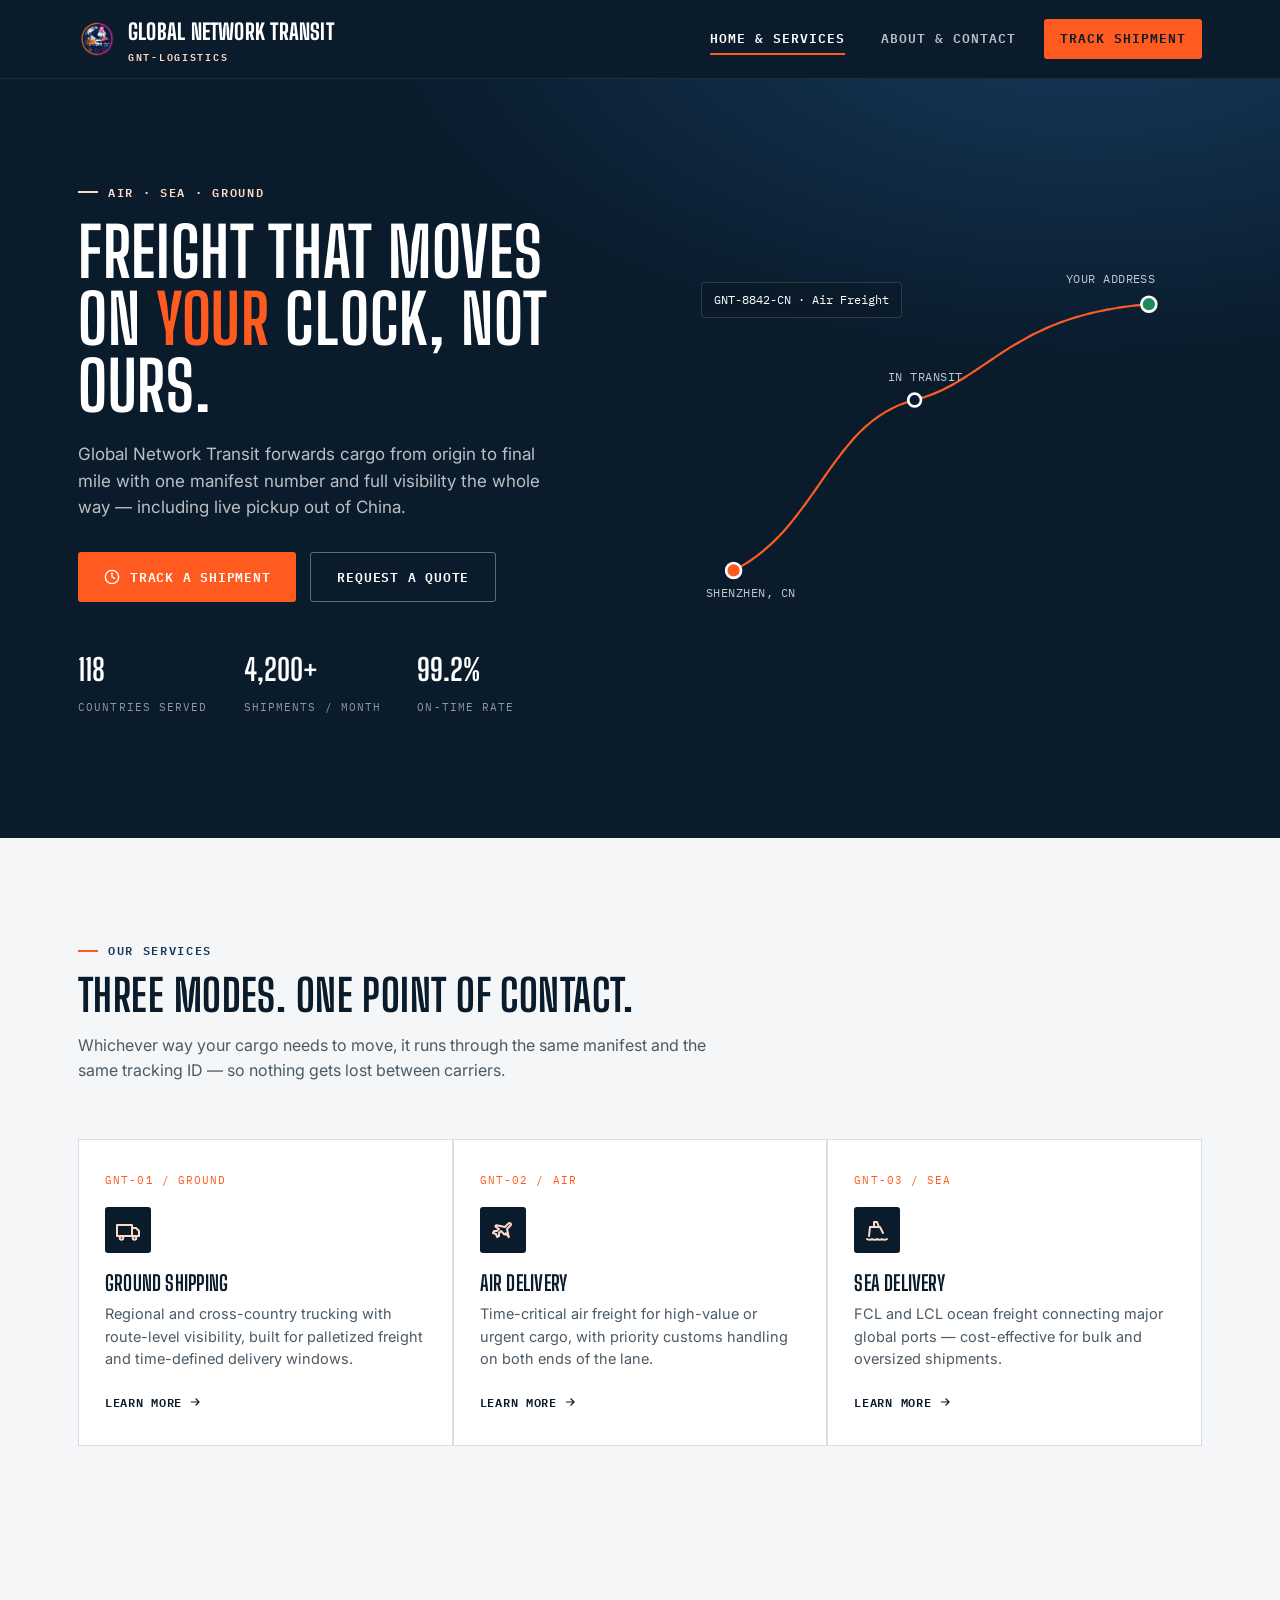
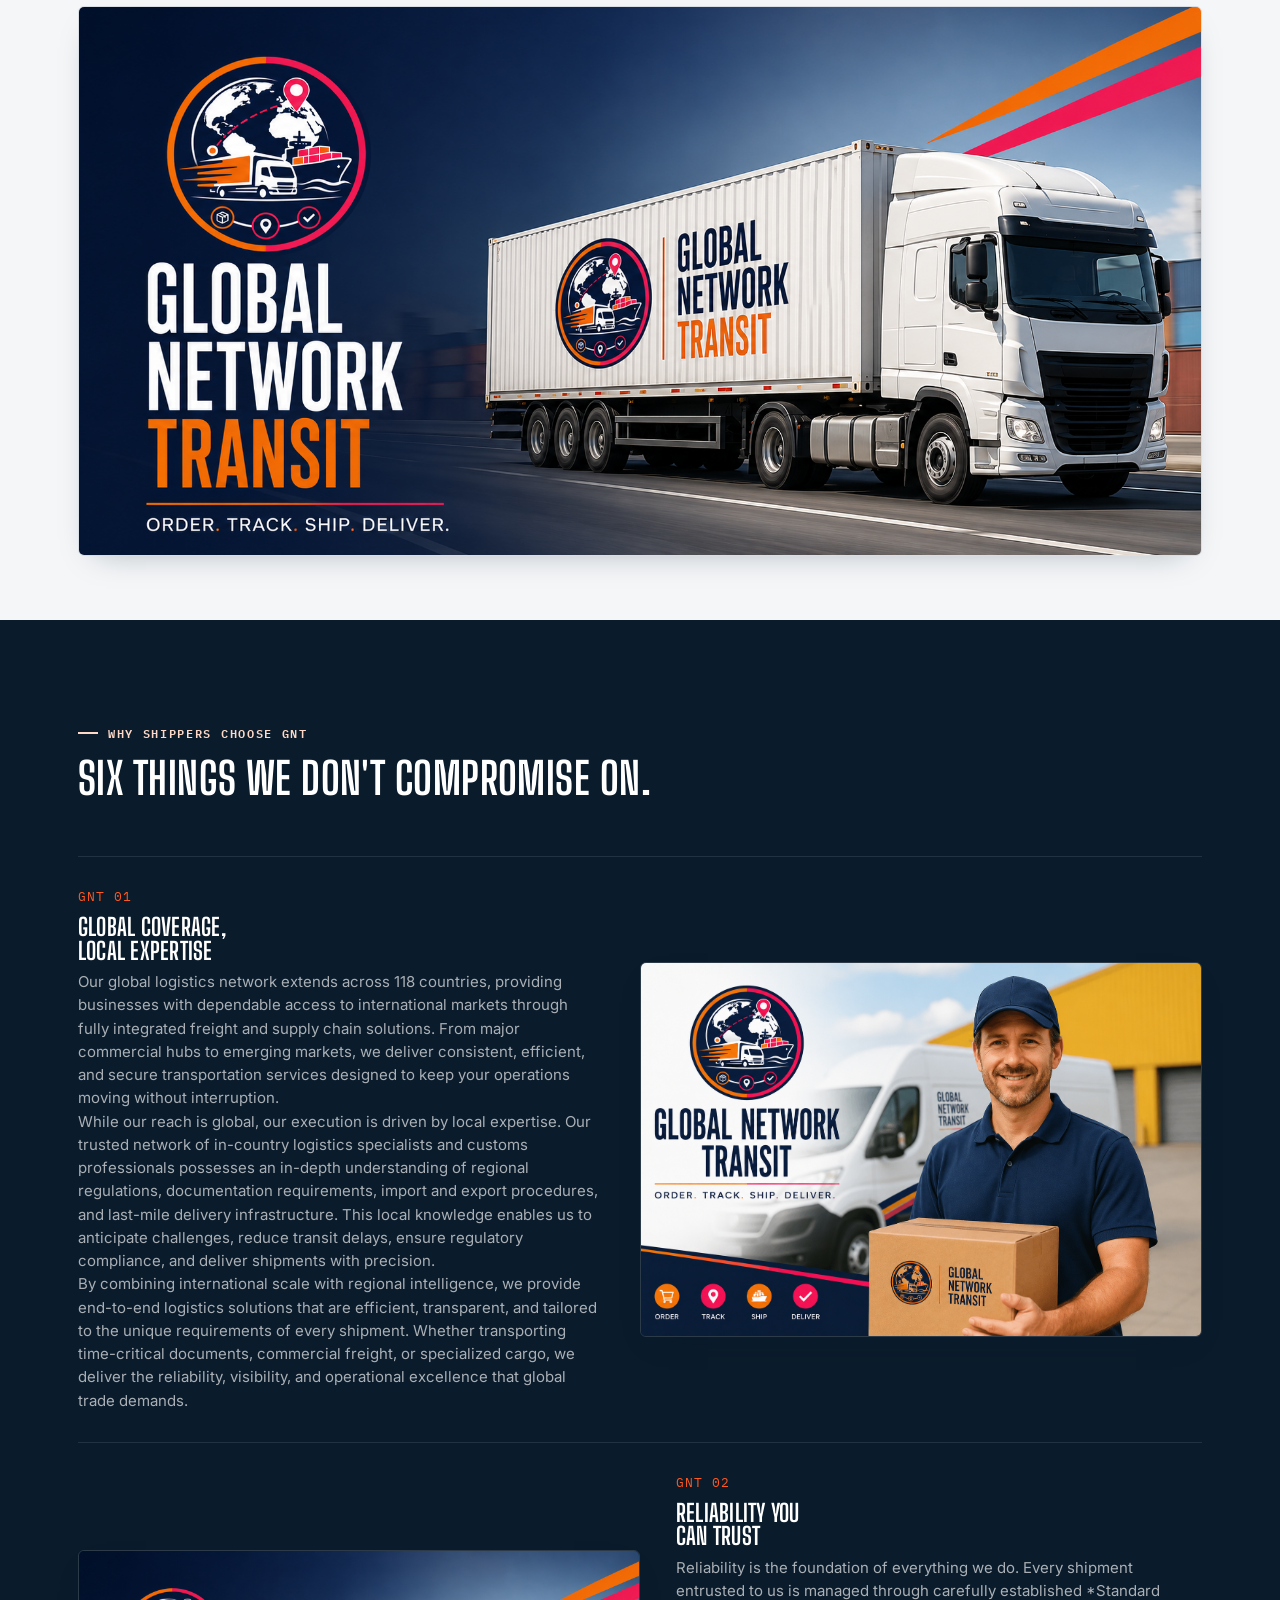
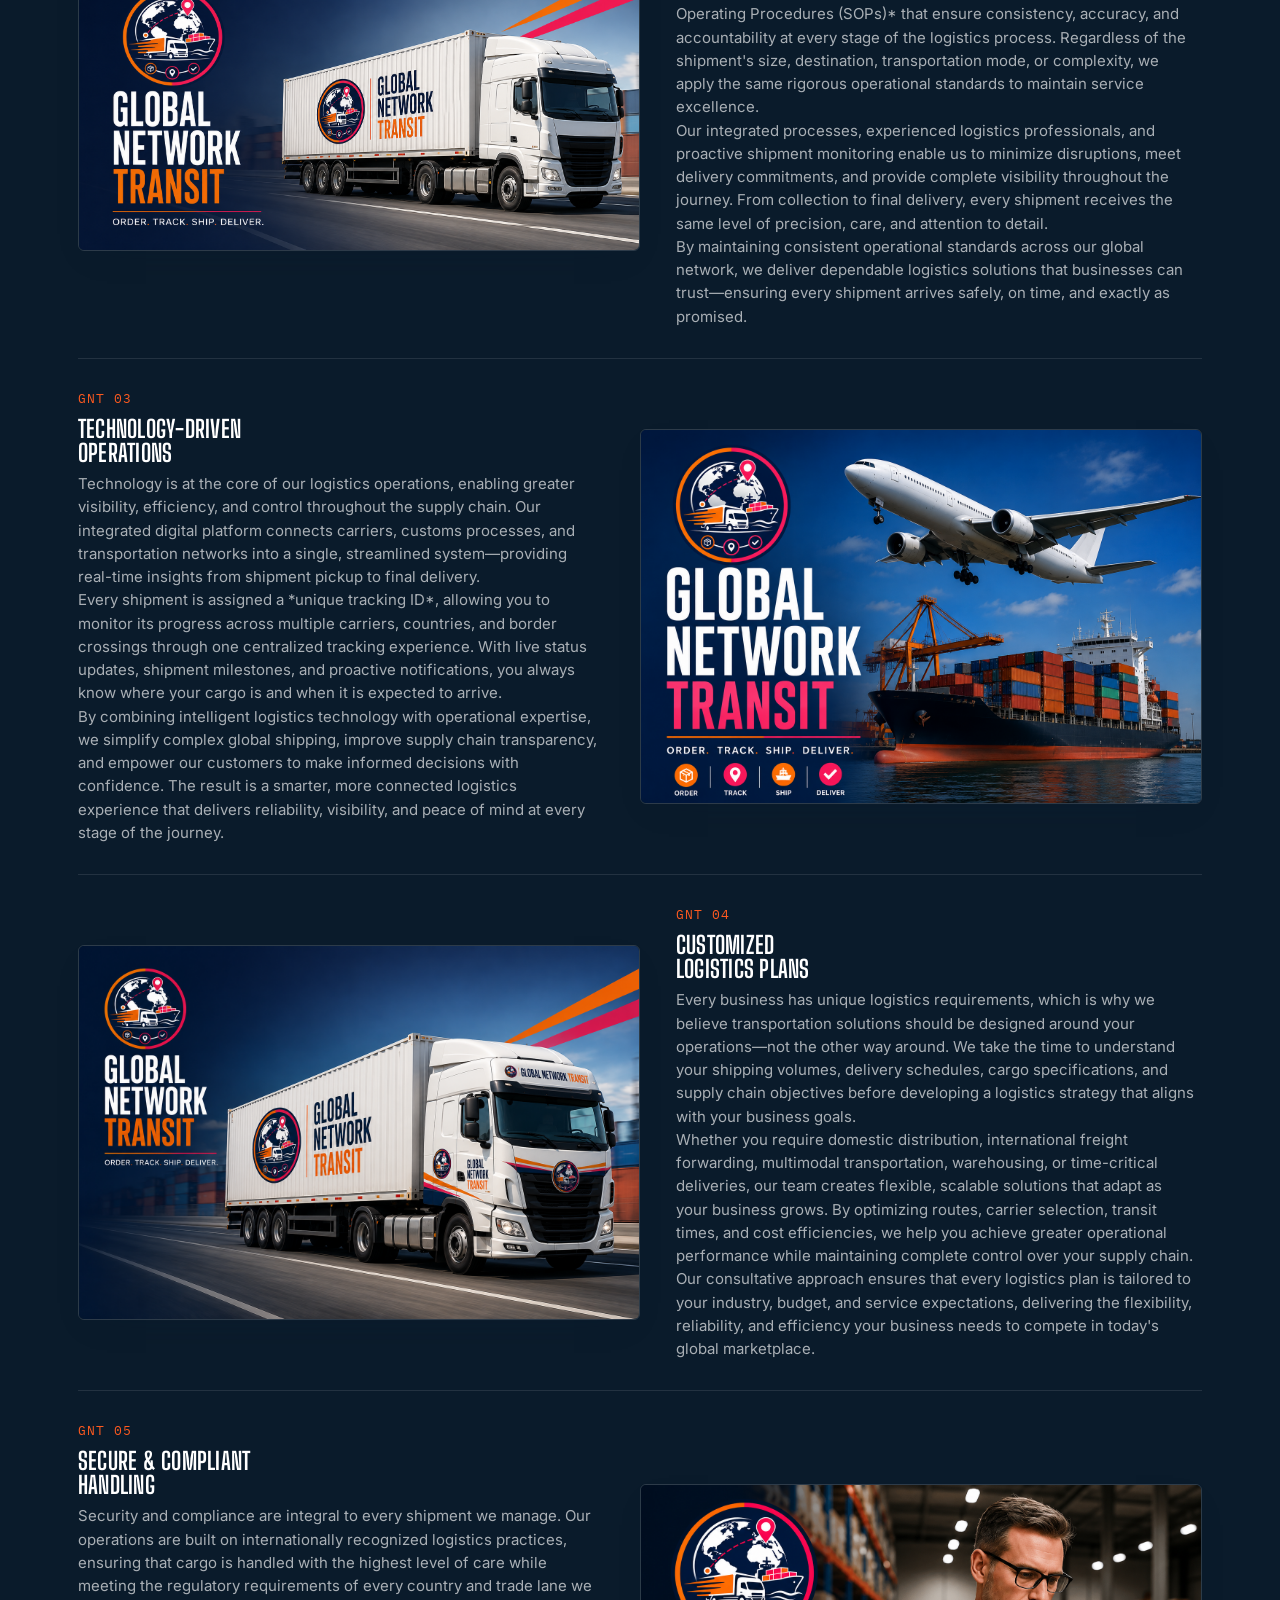
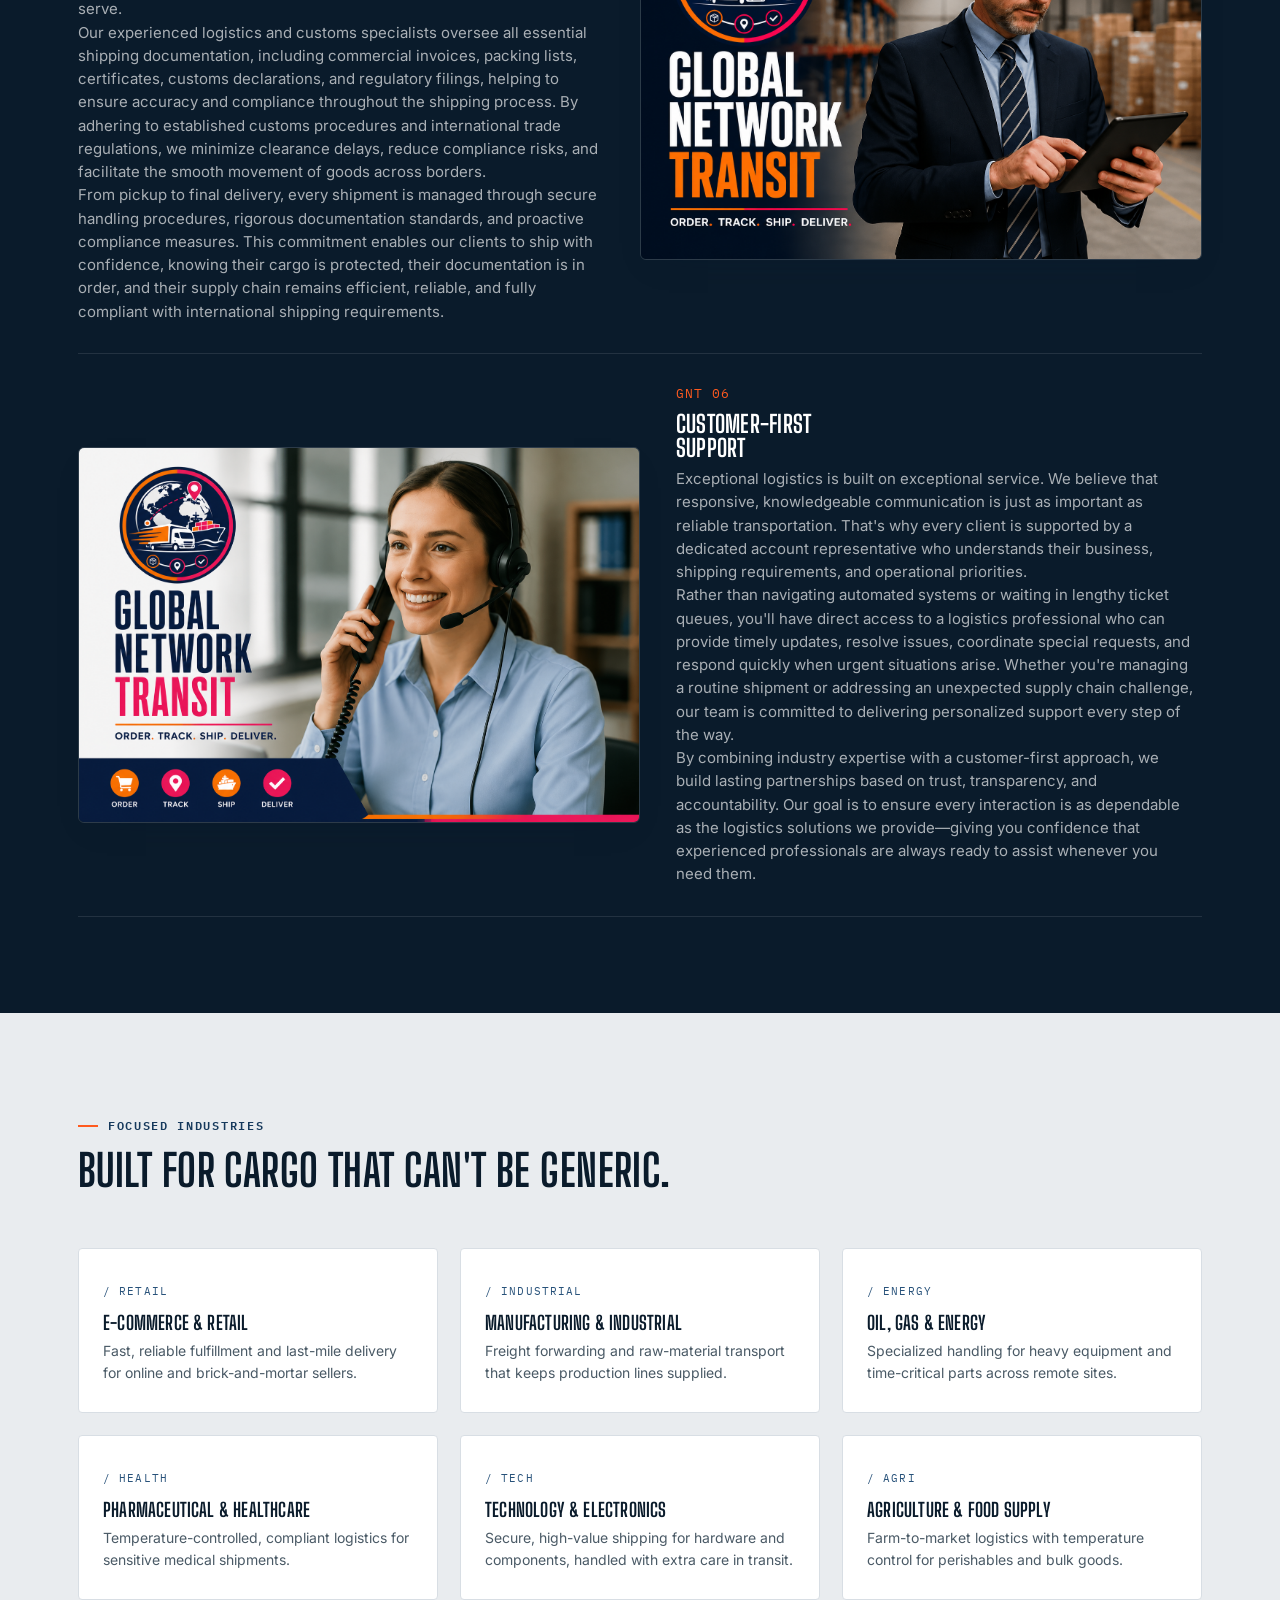
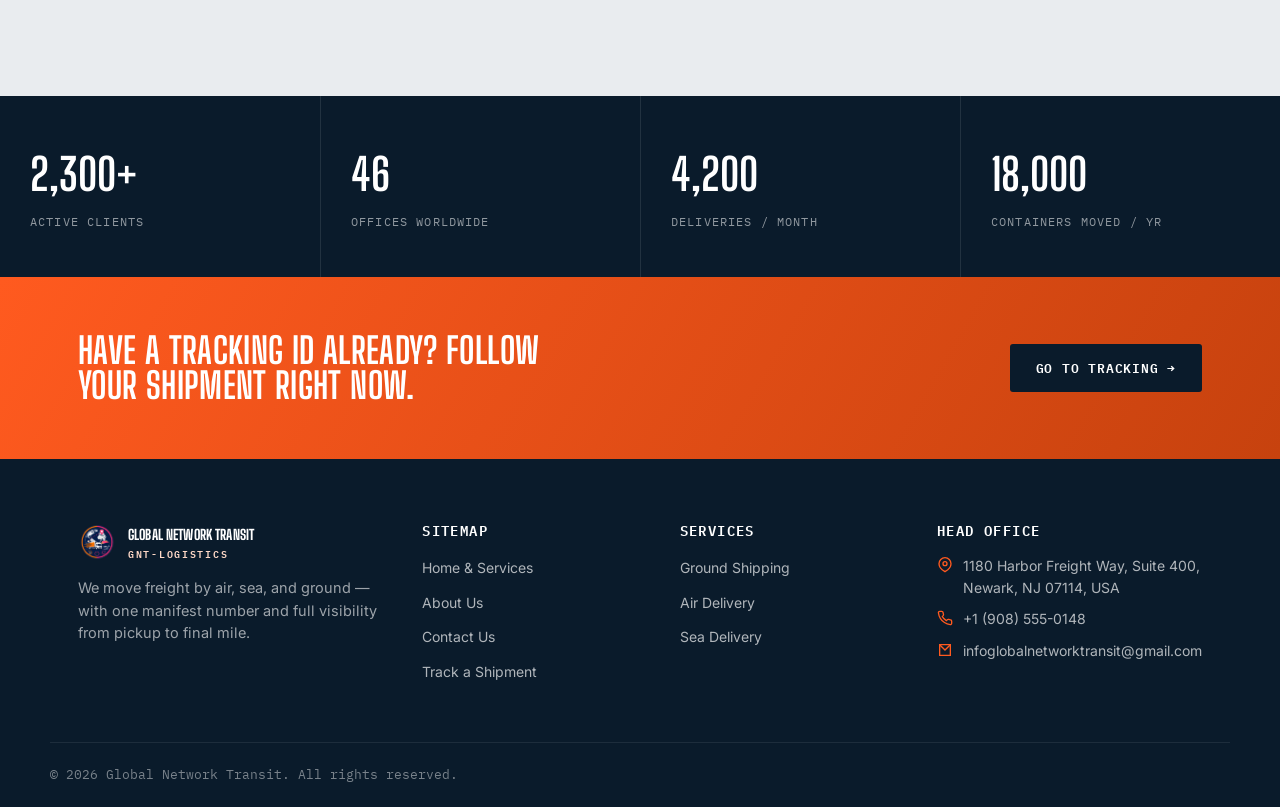
<file: index.html>
<!DOCTYPE html>
<html lang="en">
<head>
<meta charset="UTF-8">
<meta name="viewport" content="width=device-width, initial-scale=1.0">
<title>Global Network Transit — Freight Forwarding &amp; Global Logistics</title>
<meta name="description" content="Global Network Transit moves freight by air, sea, and ground — with full-visibility tracking from pickup in China to final delivery.">

<link rel="icon" type="image/png" href="image/favicon.png">
<link rel="stylesheet" href="css/style.css">
</head>
<body>

<header class="site-header">
  <div class="wrap header-inner">
    <a href="index.html" class="brand">
      <span class="brand-mark"><img src="image/logo.png" alt="Global Network Transit logo"></span>
      <span>Global Network TRANSIT<br><small>GNT-LOGISTICS</small></span>
    </a>
    <nav class="main-nav" aria-label="Primary">
      <a href="index.html" class="is-active">Home &amp; Services</a>
      <a href="about-contact.html">About &amp; Contact</a>
      <a href="my-shipment.html" class="nav-cta">Track Shipment</a>
    </nav>
  </div>
</header>

<!-- ============================================================ HERO -->
<section class="hero">
  <div class="wrap hero-grid">
    <div>
      <span class="eyebrow hero-eyebrow">Air &middot; Sea &middot; Ground</span>
      <h1>Freight that moves<br>on <em>your</em> clock, not ours.</h1>
      <p class="lede">Global Network Transit forwards cargo from origin to final mile with one manifest number and full visibility the whole way — including live pickup out of China.</p>
      <div class="hero-actions">
        <a href="my-shipment.html" class="btn btn-signal">
          <svg viewBox="0 0 24 24" fill="none" stroke="currentColor" stroke-width="2" stroke-linecap="round" stroke-linejoin="round"><circle cx="12" cy="12" r="10"/><path d="M12 6v6l4 2"/></svg>
          Track a Shipment
        </a>
        <a href="about-contact.html#quote" class="btn btn-outline">Request a Quote</a>
      </div>
      <div class="hero-stats">
        <div class="hero-stat"><b>118</b><span>Countries Served</span></div>
        <div class="hero-stat"><b>4,200+</b><span>Shipments / Month</span></div>
        <div class="hero-stat"><b>99.2%</b><span>On-Time Rate</span></div>
      </div>
    </div>
    <div class="route-fig">
      <svg viewBox="0 0 480 360" xmlns="http://www.w3.org/2000/svg">
        <path class="route-path" d="M40,300 C120,260 130,160 210,140 C280,122 300,60 430,50"/>
        <path class="route-path is-live" d="M40,300 C120,260 130,160 210,140 C280,122 300,60 430,50"/>
        <circle class="route-node origin" cx="40" cy="300" r="7"/>
        <text class="route-tag" x="14" y="325">SHENZHEN, CN</text>
        <circle class="route-node" cx="210" cy="140" r="6"/>
        <text class="route-tag" x="185" y="122">IN TRANSIT</text>
        <circle class="route-node dest" cx="430" cy="50" r="7"/>
        <text class="route-tag" x="352" y="30">YOUR ADDRESS</text>
      </svg>
      <div class="route-chip" style="top:8%; left:2%;">GNT-8842-CN &middot; Air Freight</div>
    </div>
  </div>
</section>

<!-- ============================================================ SERVICES -->
<section class="section" id="services">
  <div class="wrap">
    <div class="section-head">
      <span class="eyebrow">Our Services</span>
      <h2>Three modes. One point of contact.</h2>
      <p>Whichever way your cargo needs to move, it runs through the same manifest and the same tracking ID — so nothing gets lost between carriers.</p>
    </div>
  </div>
  <div class="wrap">
    <div class="card-grid">

      <article class="service-card">
        <span class="code">GNT-01 / GROUND</span>
        <div class="service-icon">
          <svg viewBox="0 0 24 24" fill="none" stroke="currentColor" stroke-width="2" stroke-linecap="round" stroke-linejoin="round"><rect x="1" y="7" width="15" height="11"/><path d="M16 10h4l3 3v5h-7z"/><circle cx="5.5" cy="20" r="1.8"/><circle cx="18.5" cy="20" r="1.8"/></svg>
        </div>
        <h3>Ground Shipping</h3>
        <p>Regional and cross-country trucking with route-level visibility, built for palletized freight and time-defined delivery windows.</p>
        <a href="#" class="card-link">Learn more <svg viewBox="0 0 24 24" fill="none" stroke="currentColor" stroke-width="2"><path d="M5 12h14M13 6l6 6-6 6"/></svg></a>
      </article>

      <article class="service-card">
        <span class="code">GNT-02 / AIR</span>
        <div class="service-icon">
          <svg viewBox="0 0 24 24" fill="none" stroke="currentColor" stroke-width="2" stroke-linecap="round" stroke-linejoin="round"><path d="M17.8 19.2 16 11l3.5-3.5a1.4 1.4 0 0 0-2-2L14 9l-8.2-1.8a1 1 0 0 0-1 1.65L8 11l-2 2H3l-1 2 3 1 1 3 2-1v-3l2-2 3.15 3.2a1 1 0 0 0 1.65-1z"/></svg>
        </div>
        <h3>Air Delivery</h3>
        <p>Time-critical air freight for high-value or urgent cargo, with priority customs handling on both ends of the lane.</p>
        <a href="#" class="card-link">Learn more <svg viewBox="0 0 24 24" fill="none" stroke="currentColor" stroke-width="2"><path d="M5 12h14M13 6l6 6-6 6"/></svg></a>
      </article>

      <article class="service-card">
        <span class="code">GNT-03 / SEA</span>
        <div class="service-icon">
          <svg viewBox="0 0 24 24" fill="none" stroke="currentColor" stroke-width="2" stroke-linecap="round" stroke-linejoin="round"><path d="M2 21c1.6 1 3.4 1 5 0 1.6 1 3.4 1 5 0 1.6 1 3.4 1 5 0 1.6 1 3.4 1 5 0"/><path d="M4 18l1-9h10l3 6"/><path d="M9 9V4h3l2 5"/></svg>
        </div>
        <h3>Sea Delivery</h3>
        <p>FCL and LCL ocean freight connecting major global ports — cost-effective for bulk and oversized shipments.</p>
        <a href="#" class="card-link">Learn more <svg viewBox="0 0 24 24" fill="none" stroke="currentColor" stroke-width="2"><path d="M5 12h14M13 6l6 6-6 6"/></svg></a>
      </article>

    </div>
  </div>
</section>

<!-- ============================================================ PHOTO BANNER (replace images/hero-placeholder.jpg with a real fleet/warehouse photo) -->
<section class="section-tight">
  <div class="wrap">
    <div class="media-frame" style="height:550px;">
      <img src="image/hero-placeholder.png" alt="Global Network Transit fleet and facilities — replace with a real photo">
    </div>
  </div>
</section>

<!-- ============================================================ WHY CHOOSE US -->
<section class="section section-navy">
  <div class="wrap">
    <div class="section-head">
      <span class="eyebrow hero-eyebrow">Why Shippers Choose GNT</span>
      <h2>Six things we don't compromise on.</h2>
    </div>
    <div class="reason-list">
      <div class="reason-row">
        <div class="media-frame on-dark reason-img" style="width: 50%; height: 100%;"><img src="image/reason-01.png" alt="Global coverage — replace with a real photo"></div>
        <div class="reason-content">
          <span class="reason-code">GNT&nbsp;01</span>
          <h3>Global Coverage,<br>Local Expertise</h3>
          <p>Our global logistics network extends across 118 countries, providing businesses with dependable access to international markets through fully integrated freight and supply chain solutions. From major commercial hubs to emerging markets, we deliver consistent, efficient, and secure transportation services designed to keep your operations moving without interruption.<br>

While our reach is global, our execution is driven by local expertise. Our trusted network of in-country logistics specialists and customs professionals possesses an in-depth understanding of regional regulations, documentation requirements, import and export procedures, and last-mile delivery infrastructure. This local knowledge enables us to anticipate challenges, reduce transit delays, ensure regulatory compliance, and deliver shipments with precision.<br>

By combining international scale with regional intelligence, we provide end-to-end logistics solutions that are efficient, transparent, and tailored to the unique requirements of every shipment. Whether transporting time-critical documents, commercial freight, or specialized cargo, we deliver the reliability, visibility, and operational excellence that global trade demands.</p>
        </div>
      </div>
      <div class="reason-row">
        <div class="media-frame on-dark reason-img" style="width: 50%; height: 100%;"><img src="image/reason-02.png" alt="Reliability — replace with a real photo"></div>
        <div class="reason-content">
          <span class="reason-code">GNT&nbsp;02</span>
          <h3>Reliability You<br>Can Trust</h3>
          <p>Reliability is the foundation of everything we do. Every shipment entrusted to us is managed through carefully established *Standard Operating Procedures (SOPs)* that ensure consistency, accuracy, and accountability at every stage of the logistics process. Regardless of the shipment's size, destination, transportation mode, or complexity, we apply the same rigorous operational standards to maintain service excellence.<br>

Our integrated processes, experienced logistics professionals, and proactive shipment monitoring enable us to minimize disruptions, meet delivery commitments, and provide complete visibility throughout the journey. From collection to final delivery, every shipment receives the same level of precision, care, and attention to detail.<br>

By maintaining consistent operational standards across our global network, we deliver dependable logistics solutions that businesses can trust—ensuring every shipment arrives safely, on time, and exactly as promised.</p>
        </div>
      </div>
      <div class="reason-row">
        <div class="media-frame on-dark reason-img" style="width: 50%; height: 100%;"><img src="image/reason-03.png" alt="Technology-driven operations — replace with a real photo"></div>
        <div class="reason-content">
          <span class="reason-code">GNT&nbsp;03</span>
          <h3>Technology-Driven<br>Operations</h3>
          <p>Technology is at the core of our logistics operations, enabling greater visibility, efficiency, and control throughout the supply chain. Our integrated digital platform connects carriers, customs processes, and transportation networks into a single, streamlined system—providing real-time insights from shipment pickup to final delivery.<br>

Every shipment is assigned a *unique tracking ID*, allowing you to monitor its progress across multiple carriers, countries, and border crossings through one centralized tracking experience. With live status updates, shipment milestones, and proactive notifications, you always know where your cargo is and when it is expected to arrive.<br>

By combining intelligent logistics technology with operational expertise, we simplify complex global shipping, improve supply chain transparency, and empower our customers to make informed decisions with confidence. The result is a smarter, more connected logistics experience that delivers reliability, visibility, and peace of mind at every stage of the journey.</p>
        </div>
      </div>
      <div class="reason-row">
        <div class="media-frame on-dark reason-img" style="width: 50%; height: 100%;"><img src="image/reason-04.png" alt="Customized logistics plans — replace with a real photo"></div>
        <div class="reason-content">
          <span class="reason-code">GNT&nbsp;04</span>
          <h3>Customized<br>Logistics Plans</h3>
          <p>Every business has unique logistics requirements, which is why we believe transportation solutions should be designed around your operations—not the other way around. We take the time to understand your shipping volumes, delivery schedules, cargo specifications, and supply chain objectives before developing a logistics strategy that aligns with your business goals.<br>

Whether you require domestic distribution, international freight forwarding, multimodal transportation, warehousing, or time-critical deliveries, our team creates flexible, scalable solutions that adapt as your business grows. By optimizing routes, carrier selection, transit times, and cost efficiencies, we help you achieve greater operational performance while maintaining complete control over your supply chain.<br>

Our consultative approach ensures that every logistics plan is tailored to your industry, budget, and service expectations, delivering the flexibility, reliability, and efficiency your business needs to compete in today's global marketplace.</p>
        </div>
      </div>
      <div class="reason-row">
        <div class="media-frame on-dark reason-img" style="width: 50%; height: 100%;"><img src="image/reason-05.png" alt="Secure and compliant handling — replace with a real photo"></div>
        <div class="reason-content">
          <span class="reason-code">GNT&nbsp;05</span>
          <h3>Secure &amp; Compliant<br>Handling</h3>
          <p>Security and compliance are integral to every shipment we manage. Our operations are built on internationally recognized logistics practices, ensuring that cargo is handled with the highest level of care while meeting the regulatory requirements of every country and trade lane we serve.<br>

Our experienced logistics and customs specialists oversee all essential shipping documentation, including commercial invoices, packing lists, certificates, customs declarations, and regulatory filings, helping to ensure accuracy and compliance throughout the shipping process. By adhering to established customs procedures and international trade regulations, we minimize clearance delays, reduce compliance risks, and facilitate the smooth movement of goods across borders.<br>

From pickup to final delivery, every shipment is managed through secure handling procedures, rigorous documentation standards, and proactive compliance measures. This commitment enables our clients to ship with confidence, knowing their cargo is protected, their documentation is in order, and their supply chain remains efficient, reliable, and fully compliant with international shipping requirements.</p>
        </div>
      </div>
      <div class="reason-row">
        <div class="media-frame on-dark reason-img" style="width: 50%; height: 100%;"><img src="image/reason-06.png" alt="Customer-first support — replace with a real photo"></div>
        <div class="reason-content">
          <span class="reason-code">GNT&nbsp;06</span>
          <h3>Customer-First<br>Support</h3>
          <p>Exceptional logistics is built on exceptional service. We believe that responsive, knowledgeable communication is just as important as reliable transportation. That's why every client is supported by a dedicated account representative who understands their business, shipping requirements, and operational priorities.<br>

Rather than navigating automated systems or waiting in lengthy ticket queues, you'll have direct access to a logistics professional who can provide timely updates, resolve issues, coordinate special requests, and respond quickly when urgent situations arise. Whether you're managing a routine shipment or addressing an unexpected supply chain challenge, our team is committed to delivering personalized support every step of the way.<br>

By combining industry expertise with a customer-first approach, we build lasting partnerships based on trust, transparency, and accountability. Our goal is to ensure every interaction is as dependable as the logistics solutions we provide—giving you confidence that experienced professionals are always ready to assist whenever you need them.</p>
        </div>
      </div>
    </div>
  </div>
</section>

<!-- ============================================================ INDUSTRIES -->
<section class="section section-dim">
  <div class="wrap">
    <div class="section-head">
      <span class="eyebrow">Focused Industries</span>
      <h2>Built for cargo that can't be generic.</h2>
    </div>
    <div class="industry-grid">
      <div class="industry-card"><span class="code">/ RETAIL</span><h3>E-commerce &amp; Retail</h3><p>Fast, reliable fulfillment and last-mile delivery for online and brick-and-mortar sellers.</p></div>
      <div class="industry-card"><span class="code">/ INDUSTRIAL</span><h3>Manufacturing &amp; Industrial</h3><p>Freight forwarding and raw-material transport that keeps production lines supplied.</p></div>
      <div class="industry-card"><span class="code">/ ENERGY</span><h3>Oil, Gas &amp; Energy</h3><p>Specialized handling for heavy equipment and time-critical parts across remote sites.</p></div>
      <div class="industry-card"><span class="code">/ HEALTH</span><h3>Pharmaceutical &amp; Healthcare</h3><p>Temperature-controlled, compliant logistics for sensitive medical shipments.</p></div>
      <div class="industry-card"><span class="code">/ TECH</span><h3>Technology &amp; Electronics</h3><p>Secure, high-value shipping for hardware and components, handled with extra care in transit.</p></div>
      <div class="industry-card"><span class="code">/ AGRI</span><h3>Agriculture &amp; Food Supply</h3><p>Farm-to-market logistics with temperature control for perishables and bulk goods.</p></div>
    </div>
  </div>
</section>

<!-- ============================================================ STATS -->
<div class="stats-strip">
  <div class="stat-block"><b>2,300+</b><span>Active Clients</span></div>
  <div class="stat-block"><b>46</b><span>Offices Worldwide</span></div>
  <div class="stat-block"><b>4,200</b><span>Deliveries / Month</span></div>
  <div class="stat-block"><b>18,000</b><span>Containers Moved / Yr</span></div>
</div>

<!-- ============================================================ CTA -->
<section class="cta-banner">
  <div class="wrap cta-inner">
    <h2>Have a tracking ID already? Follow your shipment right now.</h2>
    <a href="tracking.html" class="btn btn-navy">Go to Tracking →</a>
  </div>
</section>

<!-- ============================================================ FOOTER -->
<footer class="site-footer">
  <div class="wrap footer-grid">
    <div class="footer-brand">
      <a href="index.html" class="brand" style="color:white;">
        <span class="brand-mark"><img src="image/logo.png" alt="Global Network Transit logo"></span>
        <span>Global Network TRANSIT<br><small>GNT-LOGISTICS</small></span>
      </a>
      <p>We move freight by air, sea, and ground — with one manifest number and full visibility from pickup to final mile.</p>
    </div>
    <div>
      <h4>Sitemap</h4>
      <ul>
        <li><a href="index.html">Home &amp; Services</a></li>
        <li><a href="about-contact.html">About Us</a></li>
        <li><a href="about-contact.html#contact">Contact Us</a></li>
        <li><a href="my-shipment.html">Track a Shipment</a></li>
      </ul>
    </div>
    <div>
      <h4>Services</h4>
      <ul>
        <li><a href="index.html#services">Ground Shipping</a></li>
        <li><a href="index.html#services">Air Delivery</a></li>
        <li><a href="index.html#services">Sea Delivery</a></li>
      </ul>
    </div>
    <div>
      <h4>Head Office</h4>
      <div class="footer-contact-line">
        <svg viewBox="0 0 24 24" fill="none" stroke="currentColor" stroke-width="2"><path d="M21 10c0 7-9 12-9 12s-9-5-9-12a9 9 0 0 1 18 0z"/><circle cx="12" cy="10" r="3"/></svg>
        <span>1180 Harbor Freight Way, Suite 400, Newark, NJ 07114, USA</span>
      </div>
      <div class="footer-contact-line">
        <svg viewBox="0 0 24 24" fill="none" stroke="currentColor" stroke-width="2"><path d="M22 16.9v3a2 2 0 0 1-2.2 2 19.8 19.8 0 0 1-8.6-3.1 19.5 19.5 0 0 1-6-6 19.8 19.8 0 0 1-3.1-8.7A2 2 0 0 1 4.1 2h3a2 2 0 0 1 2 1.7c.1.9.3 1.8.6 2.7a2 2 0 0 1-.5 2.1L8 9.9a16 16 0 0 0 6 6l1.4-1.2a2 2 0 0 1 2.1-.5c.9.3 1.8.5 2.7.6a2 2 0 0 1 1.8 2.1z"/></svg>
        <span>+1 (908) 555-0148</span>
      </div>
      <div class="footer-contact-line">
        <svg viewBox="0 0 24 24" fill="none" stroke="currentColor" stroke-width="2"><path d="M4 4h16v16H4z"/><path d="m4 4 8 8 8-8"/></svg>
        <span>infoglobalnetworktransit@gmail.com</span>
      </div>
    </div>
  </div>
  <div class="wrap footer-bottom">
    <span>&copy; 2026 Global Network Transit. All rights reserved.</span>
  </div>
</footer>

<!-- ===== Tawk.to live chat — replace YOUR_PROPERTY_ID/YOUR_WIDGET_ID after signup, see instructions ===== -->
<script type="text/javascript">
var Tawk_API=Tawk_API||{}, Tawk_LoadStart=new Date();
(function(){
var s1=document.createElement("script"),s0=document.getElementsByTagName("script")[0];
s1.async=true;
s1.src='https://embed.tawk.to/6a6064bfaa83a11d48ca6443/1ju48j3qc';
s1.charset='UTF-8';
s1.setAttribute('crossorigin','*');
s0.parentNode.insertBefore(s1,s0);
})();
</script>
</body>
</html>
</file>
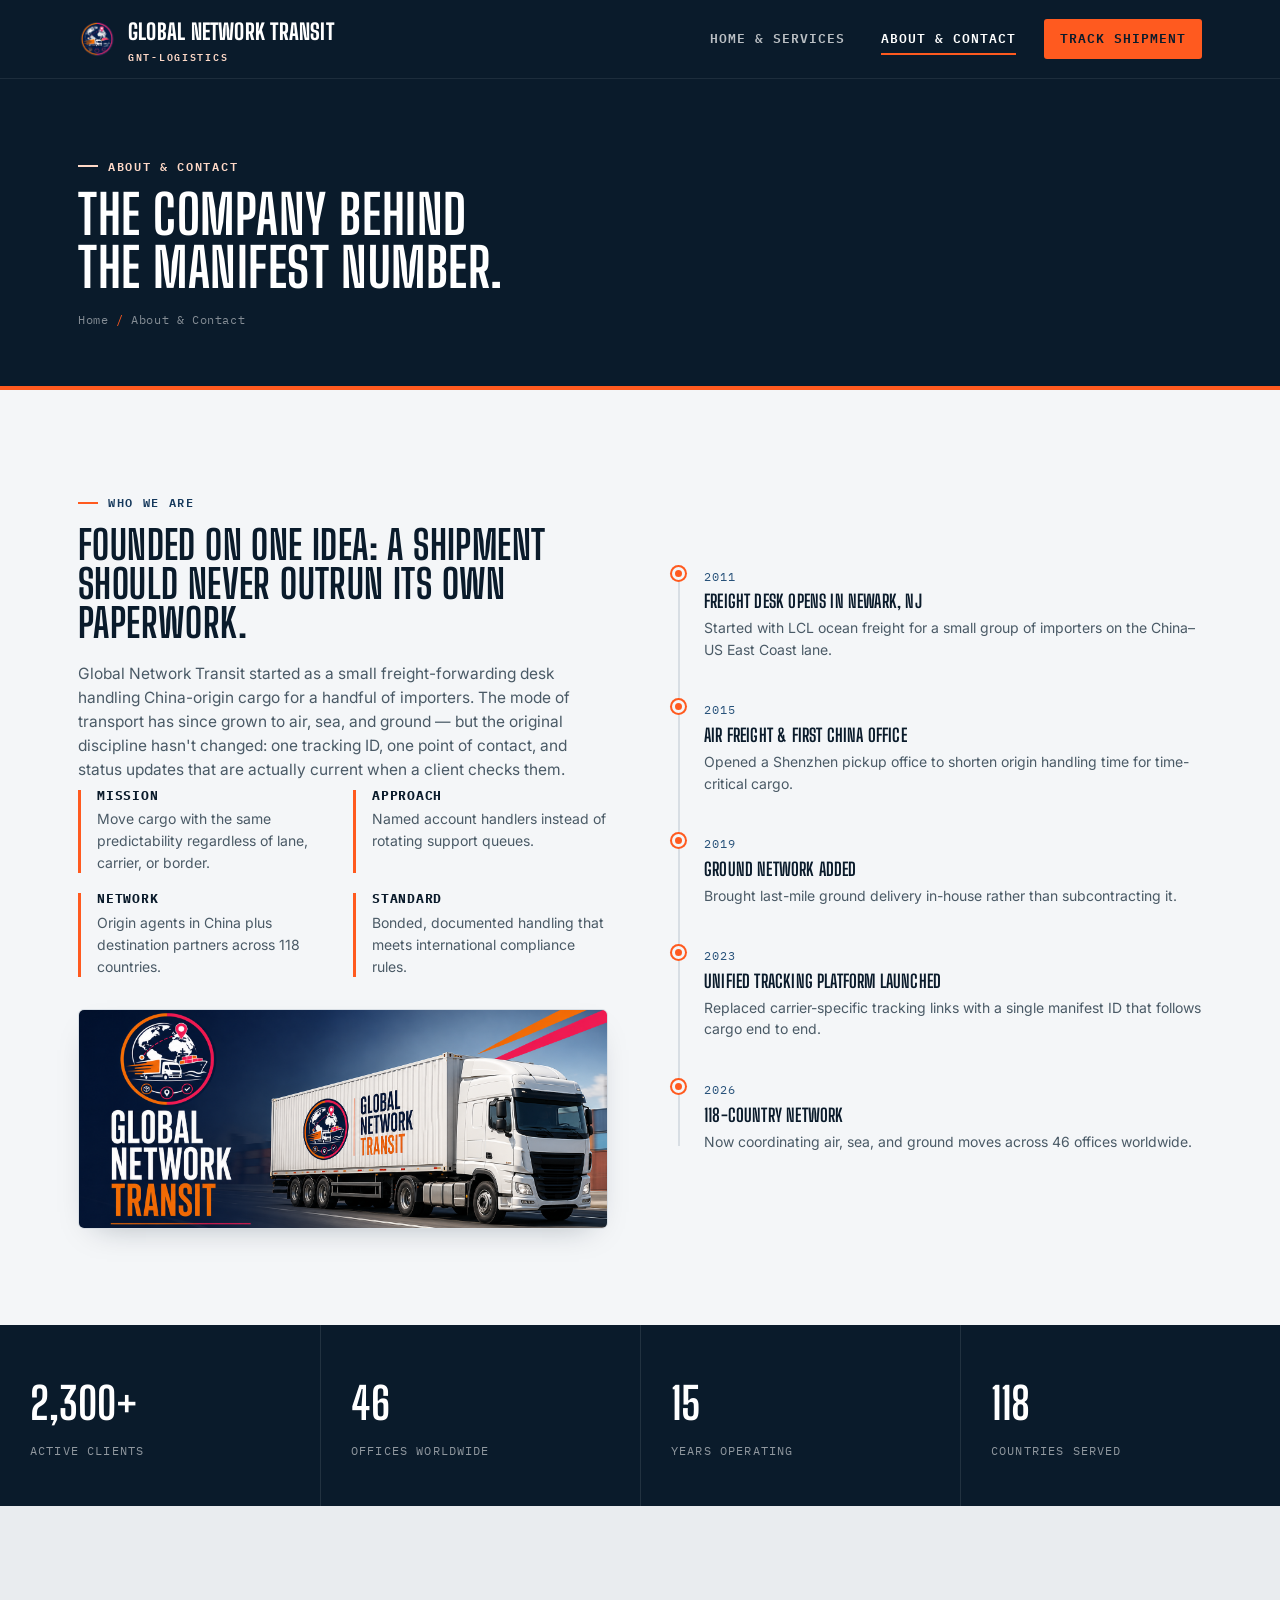
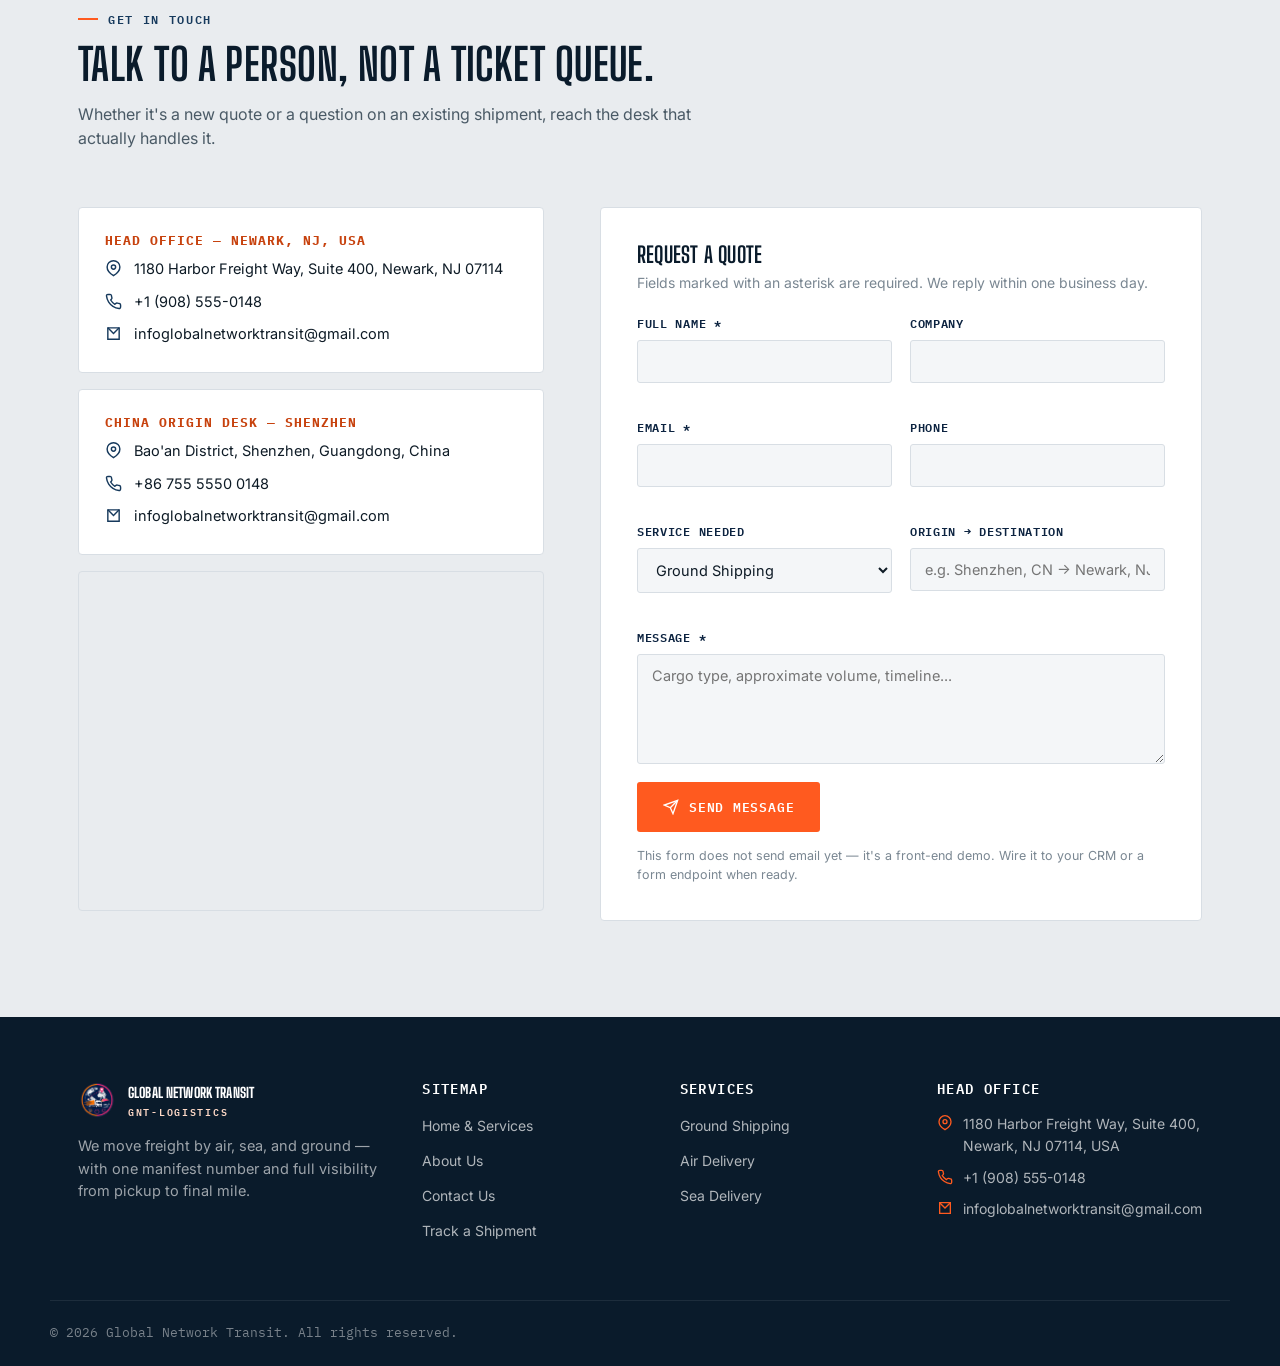
<file: about-contact.html>
<!DOCTYPE html>
<html lang="en">
<head>
<meta charset="UTF-8">
<meta name="viewport" content="width=device-width, initial-scale=1.0">
<title>About &amp; Contact — Global Network Transit</title>
<meta name="description" content="Learn how Global Network Transit operates, then reach our team directly for quotes, support, or partnership inquiries.">

<link rel="icon" type="image/png" href="image/favicon.png">
<link rel="stylesheet" href="css/style.css">
</head>
<body>

<header class="site-header">
  <div class="wrap header-inner">
    <a href="index.html" class="brand">
      <span class="brand-mark"><img src="image/logo.png" alt="Global Network Transit logo"></span>
      <span>Global Network TRANSIT<br><small>GNT-LOGISTICS</small></span>
    </a>
    <nav class="main-nav" aria-label="Primary">
      <a href="index.html">Home &amp; Services</a>
      <a href="about-contact.html" class="is-active">About &amp; Contact</a>
      <a href="my-shipment.html" class="nav-cta">Track Shipment</a>
    </nav>
  </div>
</header>

<section class="page-hero">
  <div class="wrap">
    <span class="eyebrow hero-eyebrow">About &amp; Contact</span>
    <h1>The company behind<br>the manifest number.</h1>
    <p class="breadcrumb"><a href="index.html">Home</a> <span>/</span> About &amp; Contact</p>
  </div>
</section>

<!-- ============================================================ ABOUT -->
<section class="section" id="about">
  <div class="wrap split">
    <div>
      <span class="eyebrow">Who We Are</span>
      <h2 style="margin-top:14px; font-size:clamp(28px,3.4vw,40px);">Founded on one idea: a shipment should never outrun its own paperwork.</h2>
      <p style="margin-top:18px; font-size:15.5px; color:#4A5A66;">Global Network Transit started as a small freight-forwarding desk handling China-origin cargo for a handful of importers. The mode of transport has since grown to air, sea, and ground — but the original discipline hasn't changed: one tracking ID, one point of contact, and status updates that are actually current when a client checks them.</p>
      <div class="value-list">
        <div class="value-item"><h4>Mission</h4><p>Move cargo with the same predictability regardless of lane, carrier, or border.</p></div>
        <div class="value-item"><h4>Approach</h4><p>Named account handlers instead of rotating support queues.</p></div>
        <div class="value-item"><h4>Network</h4><p>Origin agents in China plus destination partners across 118 countries.</p></div>
        <div class="value-item"><h4>Standard</h4><p>Bonded, documented handling that meets international compliance rules.</p></div>
      </div>
      <!-- Replace images/about-placeholder.jpg with a real team or office photo -->
      <div class="media-frame" style="height:220px; margin-top:32px;">
        <img src="image/hero-placeholder.png" alt="Global Network Transit team — replace with a real photo">
      </div>
    </div>
    <div class="timeline">
      <div class="timeline-item"><span class="yr">2011</span><h4>Freight desk opens in Newark, NJ</h4><p>Started with LCL ocean freight for a small group of importers on the China–US East Coast lane.</p></div>
      <div class="timeline-item"><span class="yr">2015</span><h4>Air freight &amp; first China office</h4><p>Opened a Shenzhen pickup office to shorten origin handling time for time-critical cargo.</p></div>
      <div class="timeline-item"><span class="yr">2019</span><h4>Ground network added</h4><p>Brought last-mile ground delivery in-house rather than subcontracting it.</p></div>
      <div class="timeline-item"><span class="yr">2023</span><h4>Unified tracking platform launched</h4><p>Replaced carrier-specific tracking links with a single manifest ID that follows cargo end to end.</p></div>
      <div class="timeline-item"><span class="yr">2026</span><h4>118-country network</h4><p>Now coordinating air, sea, and ground moves across 46 offices worldwide.</p></div>
    </div>
  </div>
</section>

<div class="stats-strip">
  <div class="stat-block"><b>2,300+</b><span>Active Clients</span></div>
  <div class="stat-block"><b>46</b><span>Offices Worldwide</span></div>
  <div class="stat-block"><b>15</b><span>Years Operating</span></div>
  <div class="stat-block"><b>118</b><span>Countries Served</span></div>
</div>

<!-- ============================================================ CONTACT -->
<section class="section section-dim" id="contact">
  <div class="wrap">
    <div class="section-head">
      <span class="eyebrow">Get In Touch</span>
      <h2>Talk to a person, not a ticket queue.</h2>
      <p>Whether it's a new quote or a question on an existing shipment, reach the desk that actually handles it.</p>
    </div>

    <div class="contact-grid">

      <div>
        <div class="contact-card">
          <h4>Head Office — Newark, NJ, USA</h4>
          <div class="line"><svg viewBox="0 0 24 24" fill="none" stroke="currentColor" stroke-width="2"><path d="M21 10c0 7-9 12-9 12s-9-5-9-12a9 9 0 0 1 18 0z"/><circle cx="12" cy="10" r="3"/></svg><span>1180 Harbor Freight Way, Suite 400, Newark, NJ 07114</span></div>
          <div class="line"><svg viewBox="0 0 24 24" fill="none" stroke="currentColor" stroke-width="2"><path d="M22 16.9v3a2 2 0 0 1-2.2 2 19.8 19.8 0 0 1-8.6-3.1 19.5 19.5 0 0 1-6-6 19.8 19.8 0 0 1-3.1-8.7A2 2 0 0 1 4.1 2h3a2 2 0 0 1 2 1.7c.1.9.3 1.8.6 2.7a2 2 0 0 1-.5 2.1L8 9.9a16 16 0 0 0 6 6l1.4-1.2a2 2 0 0 1 2.1-.5c.9.3 1.8.5 2.7.6a2 2 0 0 1 1.8 2.1z"/></svg><span>+1 (908) 555-0148</span></div>
          <div class="line"><svg viewBox="0 0 24 24" fill="none" stroke="currentColor" stroke-width="2"><path d="M4 4h16v16H4z"/><path d="m4 4 8 8 8-8"/></svg><span>infoglobalnetworktransit@gmail.com</span></div>
        </div>

        <div class="contact-card">
          <h4>China Origin Desk — Shenzhen</h4>
          <div class="line"><svg viewBox="0 0 24 24" fill="none" stroke="currentColor" stroke-width="2"><path d="M21 10c0 7-9 12-9 12s-9-5-9-12a9 9 0 0 1 18 0z"/><circle cx="12" cy="10" r="3"/></svg><span>Bao'an District, Shenzhen, Guangdong, China</span></div>
          <div class="line"><svg viewBox="0 0 24 24" fill="none" stroke="currentColor" stroke-width="2"><path d="M22 16.9v3a2 2 0 0 1-2.2 2 19.8 19.8 0 0 1-8.6-3.1 19.5 19.5 0 0 1-6-6 19.8 19.8 0 0 1-3.1-8.7A2 2 0 0 1 4.1 2h3a2 2 0 0 1 2 1.7c.1.9.3 1.8.6 2.7a2 2 0 0 1-.5 2.1L8 9.9a16 16 0 0 0 6 6l1.4-1.2a2 2 0 0 1 2.1-.5c.9.3 1.8.5 2.7.6a2 2 0 0 1 1.8 2.1z"/></svg><span>+86 755 5550 0148</span></div>
          <div class="line"><svg viewBox="0 0 24 24" fill="none" stroke="currentColor" stroke-width="2"><path d="M4 4h16v16H4z"/><path d="m4 4 8 8 8-8"/></svg><span>infoglobalnetworktransit@gmail.com</span></div>
        </div>

        <div class="map-embed">
          <iframe src="https://www.openstreetmap.org/export/embed.html?bbox=-74.2200%2C40.7100%2C-74.1300%2C40.7600&layer=mapnik&marker=40.735,-74.175" style="border:0; width:100%; height:100%;" loading="lazy" title="Head office location map"></iframe>
        </div>
      </div>

      <div class="form-card" id="quote">
        <h3 style="font-size:22px; margin-bottom:6px;">Request a Quote</h3>
        <p style="font-size:14px; color:#7A8792; margin-bottom:22px;">Fields marked with an asterisk are required. We reply within one business day.</p>
        <form id="contactForm" novalidate>
          <div class="field-row">
            <div class="field"><label for="fname">Full name *</label><input id="fname" name="fname" type="text" required></div>
            <div class="field"><label for="company">Company</label><input id="company" name="company" type="text"></div>
          </div>
          <div class="field-row">
            <div class="field"><label for="email">Email *</label><input id="email" name="email" type="email" required></div>
            <div class="field"><label for="phone">Phone</label><input id="phone" name="phone" type="tel"></div>
          </div>
          <div class="field-row">
            <div class="field">
              <label for="service">Service needed</label>
              <select id="service" name="service">
                <option>Ground Shipping</option>
                <option>Air Delivery</option>
                <option>Sea Delivery</option>
                <option>Not sure yet</option>
              </select>
            </div>
            <div class="field">
              <label for="lane">Origin → Destination</label>
              <input id="lane" name="lane" type="text" placeholder="e.g. Shenzhen, CN → Newark, NJ">
            </div>
          </div>
          <div class="field">
            <label for="message">Message *</label>
            <textarea id="message" name="message" required placeholder="Cargo type, approximate volume, timeline..."></textarea>
          </div>
          <button type="submit" class="btn btn-signal">
            <svg viewBox="0 0 24 24" fill="none" stroke="currentColor" stroke-width="2"><path d="m22 2-7 20-4-9-9-4z"/><path d="M22 2 11 13"/></svg>
            Send Message
          </button>
          <p class="form-note">This form does not send email yet — it's a front-end demo. Wire it to your CRM or a form endpoint when ready.</p>
          <div class="form-success" id="formSuccess">
            <svg viewBox="0 0 24 24" fill="none" stroke="currentColor" stroke-width="2"><path d="M22 11.08V12a10 10 0 1 1-5.93-9.14"/><path d="m22 4-10 10-3-3"/></svg>
            <span>Thanks — your message has been queued for our dispatch team.</span>
          </div>
        </form>
      </div>

    </div>
  </div>
</section>

<footer class="site-footer">
  <div class="wrap footer-grid">
    <div class="footer-brand">
      <a href="index.html" class="brand" style="color:white;">
        <span class="brand-mark"><img src="image/logo.png" alt="Global Network Transit logo"></span>
        <span>Global Network TRANSIT<br><small>GNT-LOGISTICS</small></span>
      </a>
      <p>We move freight by air, sea, and ground — with one manifest number and full visibility from pickup to final mile.</p>
    </div>
    <div>
      <h4>Sitemap</h4>
      <ul>
        <li><a href="index.html">Home &amp; Services</a></li>
        <li><a href="about-contact.html">About Us</a></li>
        <li><a href="about-contact.html#contact">Contact Us</a></li>
        <li><a href="my-shipment.html">Track a Shipment</a></li>
      </ul>
    </div>
    <div>
      <h4>Services</h4>
      <ul>
        <li><a href="index.html#services">Ground Shipping</a></li>
        <li><a href="index.html#services">Air Delivery</a></li>
        <li><a href="index.html#services">Sea Delivery</a></li>
      </ul>
    </div>
    <div>
      <h4>Head Office</h4>
      <div class="footer-contact-line">
        <svg viewBox="0 0 24 24" fill="none" stroke="currentColor" stroke-width="2"><path d="M21 10c0 7-9 12-9 12s-9-5-9-12a9 9 0 0 1 18 0z"/><circle cx="12" cy="10" r="3"/></svg>
        <span>1180 Harbor Freight Way, Suite 400, Newark, NJ 07114, USA</span>
      </div>
      <div class="footer-contact-line">
        <svg viewBox="0 0 24 24" fill="none" stroke="currentColor" stroke-width="2"><path d="M22 16.9v3a2 2 0 0 1-2.2 2 19.8 19.8 0 0 1-8.6-3.1 19.5 19.5 0 0 1-6-6 19.8 19.8 0 0 1-3.1-8.7A2 2 0 0 1 4.1 2h3a2 2 0 0 1 2 1.7c.1.9.3 1.8.6 2.7a2 2 0 0 1-.5 2.1L8 9.9a16 16 0 0 0 6 6l1.4-1.2a2 2 0 0 1 2.1-.5c.9.3 1.8.5 2.7.6a2 2 0 0 1 1.8 2.1z"/></svg>
        <span>+1 (908) 555-0148</span>
      </div>
      <div class="footer-contact-line">
        <svg viewBox="0 0 24 24" fill="none" stroke="currentColor" stroke-width="2"><path d="M4 4h16v16H4z"/><path d="m4 4 8 8 8-8"/></svg>
        <span>infoglobalnetworktransit@gmail.com</span>
      </div>
    </div>
  </div>
  <div class="wrap footer-bottom">
    <span>&copy; 2026 Global Network Transit. All rights reserved.</span>
  </div>
</footer>

<script>
document.getElementById('contactForm').addEventListener('submit', function(e){
  e.preventDefault();
  document.getElementById('formSuccess').classList.add('show');
});
</script>

<!-- ===== Tawk.to live chat — replace YOUR_PROPERTY_ID/YOUR_WIDGET_ID after signup, see instructions ===== -->
<script type="text/javascript">
var Tawk_API=Tawk_API||{}, Tawk_LoadStart=new Date();
(function(){
var s1=document.createElement("script"),s0=document.getElementsByTagName("script")[0];
s1.async=true;
s1.src='https://embed.tawk.to/6a6064bfaa83a11d48ca6443/1ju48j3qc';
s1.charset='UTF-8';
s1.setAttribute('crossorigin','*');
s0.parentNode.insertBefore(s1,s0);
})();
</script>
</body>
</html>
</file>
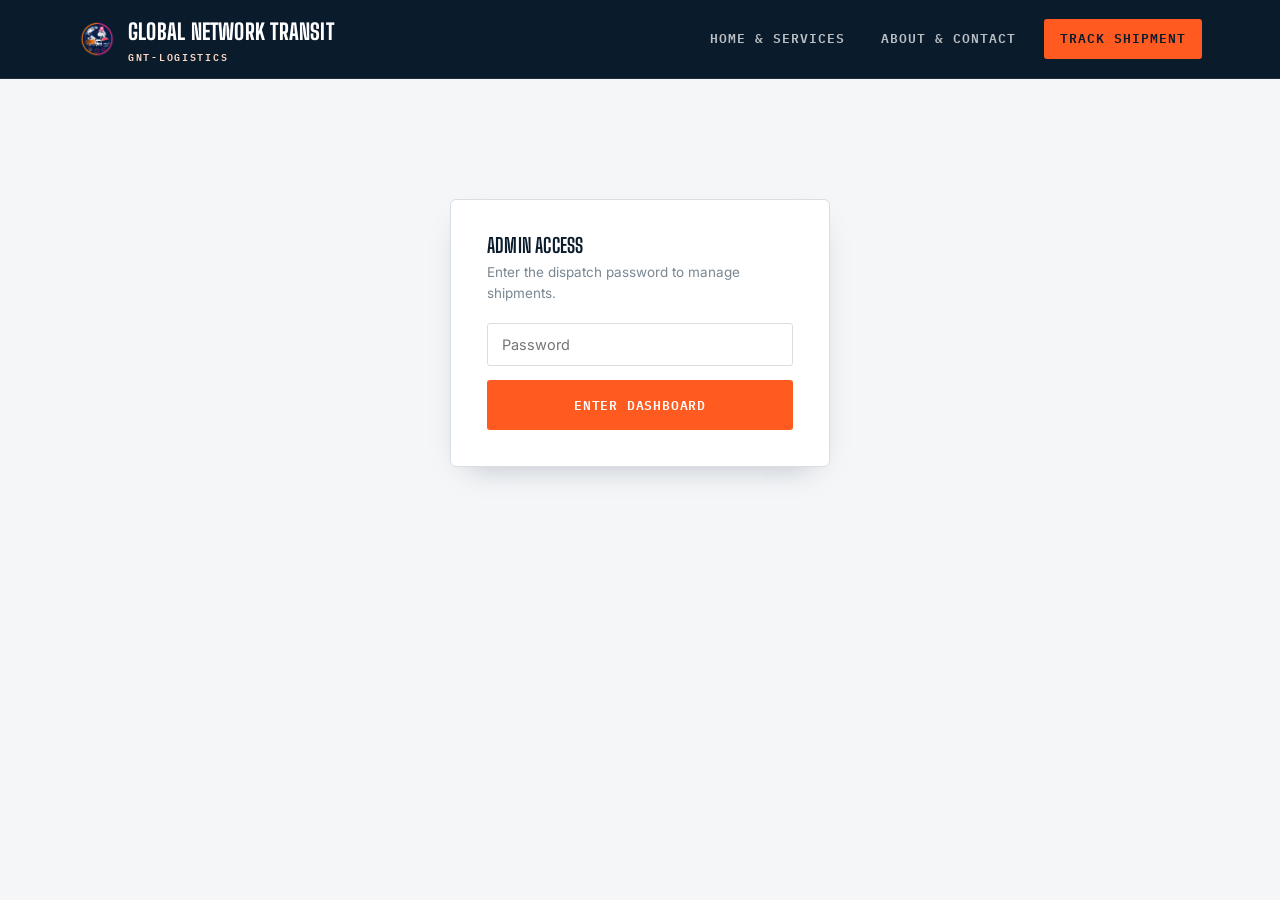
<file: admin.html>
<!DOCTYPE html>
<html lang="en">
<head>
<meta charset="UTF-8">
<meta name="viewport" content="width=device-width, initial-scale=1.0">
<title>Admin — Global Network Transit</title>
<meta name="robots" content="noindex, nofollow">
<link rel="icon" type="image/png" href="image/favicon.png">
<link rel="stylesheet" href="css/style.css">
<style>
  .admin-wrap{ max-width:1180px; margin:0 auto; padding:32px 28px 80px; }
  .admin-topbar{
    display:flex; align-items:center; justify-content:space-between;
    margin-bottom:28px; flex-wrap:wrap; gap:14px;
  }
  .admin-topbar h1{ font-size:26px; margin:0; }
  .admin-count{
    font-family:var(--font-mono); font-size:12px; color:#7A8792;
    letter-spacing:0.05em;
  }
  .gate{
    max-width:380px; margin:120px auto; background:var(--white);
    border:1px solid var(--line); border-radius:6px; padding:36px;
    box-shadow:var(--shadow-soft);
  }
  .gate h2{ font-size:20px; margin-bottom:6px; }
  .gate p{ font-size:13.5px; color:#7A8792; margin-bottom:20px; }
  .gate input{
    width:100%; border:1.5px solid var(--line); border-radius:3px;
    padding:12px 14px; font-size:14.5px; margin-bottom:14px;
  }
  .gate .gate-error{ color:#B23A2E; font-size:13px; margin-bottom:12px; display:none; }
  .gate .gate-error.show{ display:block; }

  .ship-table{ width:100%; border-collapse:collapse; background:var(--white); }
  .ship-table th{
    text-align:left; font-family:var(--font-mono); font-size:11px;
    letter-spacing:0.06em; text-transform:uppercase; color:#7A8792;
    padding:10px 12px; border-bottom:2px solid var(--line); white-space:nowrap;
  }
  .ship-table td{
    padding:10px 12px; border-bottom:1px solid var(--line); font-size:13.5px;
    vertical-align:top;
  }
  .ship-table tr:hover td{ background:#FAFBFC; }
  .ship-table .mono{ font-family:var(--font-mono); font-size:12.5px; }
  .ship-table select, .ship-table input, .ship-table textarea{
    border:1.5px solid var(--line); border-radius:3px; padding:7px 9px;
    font-size:13px; width:100%; min-width:150px;
  }
  .ship-table textarea{ min-height:38px; resize:vertical; }
  .row-save{
    background:var(--signal); color:var(--white); border:none; border-radius:3px;
    padding:8px 14px; font-family:var(--font-mono); font-size:11.5px;
    font-weight:600; letter-spacing:0.05em; text-transform:uppercase; white-space:nowrap;
  }
  .row-save:hover{ background:var(--signal-deep); }
  .row-save.saved{ background:var(--ok); }
  .row-save:disabled{ opacity:0.5; }
  .table-wrap{ overflow-x:auto; border:1px solid var(--line); border-radius:6px; }
  .empty-state{ text-align:center; padding:60px 20px; color:#7A8792; }
  .refresh-row{ display:flex; gap:10px; }
  .refresh-row .btn{ padding:10px 18px; font-size:12px; }

  .modal-backdrop{
    display:none; position:fixed; inset:0; background:rgba(10,27,43,0.55);
    z-index:1000; align-items:center; justify-content:center; padding:20px;
  }
  .modal-backdrop.open{ display:flex; }
  .modal-box{
    background:var(--white); border-radius:6px; max-width:480px; width:100%;
    padding:28px; box-shadow:var(--shadow-soft);
  }
  .modal-box h3{ font-size:19px; margin-bottom:4px; }
  .modal-box .mono-sub{ font-family:var(--font-mono); font-size:12px; color:#7A8792; margin-bottom:20px; display:block; }
  .modal-field{ margin-bottom:14px; }
  .modal-field label{
    display:block; font-family:var(--font-mono); font-size:11px; letter-spacing:0.06em;
    text-transform:uppercase; color:var(--navy-800); margin-bottom:6px;
  }
  .modal-field input, .modal-field select{
    width:100%; border:1.5px solid var(--line); border-radius:3px; padding:10px 12px; font-size:14px;
  }
  .modal-actions{ display:flex; gap:10px; margin-top:22px; }
  .modal-actions .btn{ flex:1; justify-content:center; padding:11px; }
  .modal-cancel{
    background:var(--white); border:1px solid var(--line); color:var(--navy-800);
    border-radius:3px; font-family:var(--font-mono); font-size:12.5px; font-weight:600;
    letter-spacing:0.05em; text-transform:uppercase; flex:1; cursor:pointer;
  }

  @media print{
    .site-header, .gate, .admin-topbar, .chat-launcher, .chat-panel, #chatLauncher, #chatPanel{ display:none !important; }
    body{ background:white; }
    .admin-wrap{ padding:0; max-width:none; }
    .print-title{ display:block !important; margin-bottom:18px; }
    .print-table select, .print-table input, .print-table textarea{ display:none; }
  }
  .print-title{ display:none; font-family:var(--font-display); font-size:22px; text-transform:uppercase; color:var(--navy-900); }
  .print-table{ width:100%; border-collapse:collapse; }
  .print-table th, .print-table td{ border:1px solid #ccc; padding:8px 10px; font-size:12px; text-align:left; }
  .print-table th{ background:#eee; }
</style>
</head>
<body>

<header class="site-header">
  <div class="wrap header-inner">
    <a href="index.html" class="brand">
      <span class="brand-mark"><img src="image/logo.png" alt="Global Network Transit logo"></span>
      <span>Global Network TRANSIT<br><small>GNT-LOGISTICS</small></span>
    </a>
    <nav class="main-nav" aria-label="Primary">
      <a href="index.html">Home &amp; Services</a>
      <a href="about-contact.html">About &amp; Contact</a>
      <a href="my-shipment.html" class="nav-cta">Track Shipment</a>
    </nav>
  </div>
</header>

<!-- ---------------------------------------------------------------- PASSWORD GATE -->
<div class="gate" id="gate">
  <h2>Admin Access</h2>
  <p>Enter the dispatch password to manage shipments.</p>
  <input type="password" id="gatePassword" placeholder="Password" autocomplete="off">
  <p class="gate-error" id="gateError">Incorrect password, or the connection failed. Try again.</p>
  <button class="btn btn-signal" id="gateSubmit" style="width:100%; justify-content:center;">Enter Dashboard</button>
</div>

<!-- ---------------------------------------------------------------- DASHBOARD -->
<div class="admin-wrap" id="dashboard" style="display:none;">
  <div class="admin-topbar">
    <div>
      <h1>Shipment Dashboard</h1>
      <span class="admin-count" id="shipCount">Loading…</span>
    </div>
    <div class="refresh-row">
      <button class="btn btn-outline" style="color:var(--navy-900); border-color:var(--line);" id="refreshList">
        <svg viewBox="0 0 24 24" fill="none" stroke="currentColor" stroke-width="2" width="14" height="14"><path d="M21 12a9 9 0 1 1-2.6-6.3M21 4v5h-5"/></svg>
        Refresh
      </button>
      <button class="btn btn-navy" id="printList">
        <svg viewBox="0 0 24 24" fill="none" stroke="currentColor" stroke-width="2" width="14" height="14"><path d="M6 9V2h12v7M6 18H4a2 2 0 0 1-2-2v-5a2 2 0 0 1 2-2h16a2 2 0 0 1 2 2v5a2 2 0 0 1-2 2h-2M6 14h12v8H6z"/></svg>
        Print / Export
      </button>
    </div>
  </div>

  <div class="table-wrap">
    <table class="ship-table" id="shipTable">
      <thead>
        <tr>
          <th>Tracking #</th>
          <th>Reference</th>
          <th>Service</th>
          <th>Route</th>
          <th>Item Description</th>
          <th>Unit / Qty</th>
          <th>Status</th>
          <th>Current Location</th>
          <th>Lat / Lng</th>
          <th>ETA</th>
          <th>Notes</th>
          <th>Updated</th>
          <th></th>
        </tr>
      </thead>
      <tbody id="shipTableBody"></tbody>
    </table>
    <div class="empty-state" id="emptyState" style="display:none;">No shipments yet.</div>
  </div>

  <div id="renderErrorBox" style="display:none; margin-top:14px; background:#FDECEA; border:1px solid #F5C2BC; color:#B23A2E; padding:12px 16px; border-radius:4px; font-size:13px; font-family:var(--font-mono);"></div>

  <p style="font-size:12.5px; color:#7A8792; margin-top:14px; font-family:var(--font-mono);">
    Tip: Lat/Lng now fill in automatically from whatever you type in Current Location — leave them
    blank and just update the location text. Only fill Lat/Lng manually if the auto-lookup gets a
    place wrong or you want to pin an exact address.
  </p>
</div>

<!-- ---------------------------------------------------------------- EDIT MODAL -->
<div class="modal-backdrop" id="editBackdrop">
  <div class="modal-box">
    <h3>Edit Shipment</h3>
    <span class="mono-sub" id="editTrackingLabel">GNT-XXXXXXX-CN</span>

    <div class="modal-field">
      <label for="editReference">Reference / Customer</label>
      <input id="editReference" type="text">
    </div>
    <div class="modal-field">
      <label for="editService">Service</label>
      <select id="editService">
        <option value="Ground Shipping">Ground Shipping</option>
        <option value="Air Freight">Air Freight</option>
        <option value="Sea Freight">Sea Freight</option>
      </select>
    </div>
    <div class="modal-field">
      <label for="editOrigin">Origin (pickup location)</label>
      <input id="editOrigin" type="text">
    </div>
    <div class="modal-field">
      <label for="editDestination">Destination</label>
      <input id="editDestination" type="text">
    </div>
    <p style="font-size:12px; color:#7A8792; margin-top:-6px;">Changing Origin or Destination re-locates the map pins and updates the route shown to the customer.</p>

    <div class="modal-actions">
      <button class="modal-cancel" id="editCancel">Cancel</button>
      <button class="btn btn-signal" id="editSave">Save Changes</button>
    </div>
  </div>
</div>

<script>
const APPS_SCRIPT_URL = "https://script.google.com/macros/s/AKfycbwLVjUCpPmQArtPeKw-bex55GP9xDf3F7qPrKPuaMvhRf1xf3a_ETEEy9Oy2A8DLc4OLQ/exec";

const STATUS_SUGGESTIONS = [
  "Picked Up",
  "Departed Origin Hub",
  "In Transit",
  "Arrived Destination Country",
  "Held at Customs — Awaiting Duty Payment",
  "Out For Delivery",
  "Delivered"
];

// Blocks obvious payment-demand phrasing from being saved as a status —
// legitimate customs holds get routed through a real invoice, not a
// status message asking the customer to pay to release their package.
const BLOCKED_STATUS_PATTERNS = [
  /clearance\s*fee/i,
  /release\s*fee/i,
  /pay(ment)?\s*(to|before)\s*(release|deliver|proceed)/i,
  /send\s*payment/i,
  /wire\s*(transfer|money)/i,
  /gift\s*card/i,
  /western\s*union/i,
  /moneygram/i,
  /pay\s*\$?\d/i,
  /demanding/i
];

function isBlockedStatus(text){
  return BLOCKED_STATUS_PATTERNS.some(re => re.test(text));
}

let adminPassword = "globalnetworktransit2026";
let lastShipments = [];

function el(id){ return document.getElementById(id); }

el('gateSubmit').addEventListener('click', tryLogin);
el('gatePassword').addEventListener('keydown', e => { if(e.key === 'Enter') tryLogin(); });

function tryLogin(){
  const pw = el('gatePassword').value.trim();
  if(!pw) return;
  el('gateSubmit').disabled = true;
  el('gateError').classList.remove('show');

  fetch(APPS_SCRIPT_URL + '?action=list&password=' + encodeURIComponent(pw))
    .then(res => res.json())
    .then(data => {
      el('gateSubmit').disabled = false;
      if(data.success){
        adminPassword = pw;
        el('gate').style.display = 'none';
        el('dashboard').style.display = 'block';
        renderShipments(data.shipments);
      } else {
        el('gateError').classList.add('show');
      }
    })
    .catch(() => {
      el('gateSubmit').disabled = false;
      el('gateError').classList.add('show');
    });
}

function loadShipments(){
  fetch(APPS_SCRIPT_URL + '?action=list&password=' + encodeURIComponent(adminPassword))
    .then(res => res.json())
    .then(data => {
      if(data.success) renderShipments(data.shipments);
    });
}

el('refreshList').addEventListener('click', loadShipments);

el('printList').addEventListener('click', function(){
  if(!lastShipments.length){ return; }

  const rows = lastShipments.map(s => `
    <tr>
      <td>${s.TrackingNumber || ''}</td>
      <td>${s.Reference || ''}</td>
      <td>${s.ServiceType || ''}</td>
      <td>${s.OriginLabel || '—'} &rarr; ${s.Destination || '—'}</td>
      <td>${s.Description || ''}</td>
      <td>${s.Unit || ''}</td>
      <td>${s.Status || ''}</td>
      <td>${s.CurrentLabel || ''}</td>
      <td>${s.EstimatedDelivery || ''}</td>
      <td>${s.LastUpdated || ''}</td>
      <td>${s.Note || ''}</td>
    </tr>`).join('');

  const printWindow = window.open('', '_blank');
  printWindow.document.write(`
    <html><head><title>GNT Shipment List — ${new Date().toLocaleDateString()}</title>
    <style>
      body{ font-family: Arial, sans-serif; padding:24px; color:#0E1B26; }
      h1{ font-size:20px; margin-bottom:4px; }
      p{ font-size:12px; color:#666; margin-bottom:20px; }
      table{ width:100%; border-collapse:collapse; }
      th, td{ border:1px solid #ccc; padding:7px 9px; font-size:11.5px; text-align:left; }
      th{ background:#0C2340; color:white; }
    </style></head>
    <body>
      <h1>Global Network Transit — Shipment List</h1>
      <p>Generated ${new Date().toLocaleString()} — ${lastShipments.length} shipment(s)</p>
      <table>
        <thead><tr>
          <th>Tracking #</th><th>Reference</th><th>Service</th><th>Route</th>
          <th>Item Description</th><th>Unit / Qty</th><th>Status</th>
          <th>Current Location</th><th>ETA</th><th>Updated</th><th>Notes</th>
        </tr></thead>
        <tbody>${rows}</tbody>
      </table>
      <script>window.onload = () => window.print();<\/script>
    </body></html>
  `);
  printWindow.document.close();
});

function renderShipments(shipments){
  lastShipments = shipments;
  const body = el('shipTableBody');
  body.innerHTML = '';

  const validShipments = shipments.filter(s => s && s.TrackingNumber && String(s.TrackingNumber).trim() !== '');
  el('shipCount').textContent = validShipments.length + ' shipment' + (validShipments.length === 1 ? '' : 's');
  el('emptyState').style.display = validShipments.length ? 'none' : 'block';

  const rowErrors = [];

  validShipments.forEach((s, index) => {
    try {
      const tr = document.createElement('tr');
      const listId = 'statusList-' + String(s.TrackingNumber).replace(/[^a-zA-Z0-9]/g, '');

      const safe = (v) => (v === null || v === undefined) ? '' : String(v);

      tr.innerHTML = `
        <td class="mono">${safe(s.TrackingNumber)}</td>
        <td>${safe(s.Reference)}</td>
        <td>${safe(s.ServiceType)}</td>
        <td style="font-size:12.5px; color:#4A5A66;">${safe(s.OriginLabel) || '—'} → ${safe(s.Destination) || '—'}</td>
        <td><input class="f-desc" type="text" value="${safe(s.Description).replace(/"/g,'&quot;')}" placeholder="Item description"></td>
        <td><input class="f-unit" type="text" value="${safe(s.Unit).replace(/"/g,'&quot;')}" placeholder="e.g. 3 cartons"></td>
        <td>
          <input class="f-status" type="text" list="${listId}" value="${safe(s.Status).replace(/"/g,'&quot;')}" placeholder="Status">
          <datalist id="${listId}">
            ${STATUS_SUGGESTIONS.map(opt => `<option value="${opt}">`).join('')}
          </datalist>
        </td>
        <td><input class="f-current" type="text" value="${safe(s.CurrentLabel).replace(/"/g,'&quot;')}" placeholder="Current location"></td>
        <td style="display:flex; gap:6px; min-width:150px;">
          <input class="f-lat" type="text" inputmode="decimal" value="${safe(s.CurrentLat)}" placeholder="Lat" style="min-width:64px;">
          <input class="f-lng" type="text" inputmode="decimal" value="${safe(s.CurrentLng)}" placeholder="Lng" style="min-width:64px;">
        </td>
        <td><input class="f-eta" type="date" value="${safe(s.EstimatedDelivery)}" style="min-width:130px;"></td>
        <td><textarea class="f-note" placeholder="Additional notes (shown to customer)">${safe(s.Note)}</textarea></td>
        <td style="font-size:12px; color:#7A8792; white-space:nowrap;">${safe(s.LastUpdated) || '—'}</td>
        <td style="white-space:nowrap;">
          <button class="row-save">Save</button>
          <button class="row-edit" style="margin-top:6px; width:100%; background:var(--white); border:1px solid var(--line); color:var(--navy-800); border-radius:3px; padding:6px 10px; font-family:var(--font-mono); font-size:11px; letter-spacing:0.05em; text-transform:uppercase;">Edit</button>
          <button class="row-delete" style="margin-top:6px; width:100%; background:var(--white); border:1px solid #B23A2E; color:#B23A2E; border-radius:3px; padding:6px 10px; font-family:var(--font-mono); font-size:11px; letter-spacing:0.05em; text-transform:uppercase;">Delete</button>
        </td>
      `;

      tr.dataset.reference = safe(s.Reference);
      tr.dataset.serviceType = safe(s.ServiceType);
      tr.dataset.originLabel = safe(s.OriginLabel);
      tr.dataset.destination = safe(s.Destination);

      tr.querySelector('.row-edit').addEventListener('click', function(){
        openEditModal(s.TrackingNumber, tr);
      });
      tr.querySelector('.row-delete').addEventListener('click', function(){
        deleteRow(s.TrackingNumber, tr, this);
      });
      tr.querySelector('.row-save').addEventListener('click', function(){
        saveRow(s.TrackingNumber, tr, this);
      });

      body.appendChild(tr);
    } catch (err) {
      console.error('Row render failed for', s && s.TrackingNumber, err);
      rowErrors.push((s && s.TrackingNumber || '(unknown)') + ': ' + err.message);
    }
  });

  const errBox = el('renderErrorBox');
  if(rowErrors.length){
    errBox.style.display = 'block';
    errBox.textContent = 'Some rows failed to display: ' + rowErrors.join(' | ');
  } else if(errBox) {
    errBox.style.display = 'none';
  }
}

// ---------------------------------------------------------------- edit modal

let editingTrackingNumber = null;

function openEditModal(trackingNumber, tr){
  editingTrackingNumber = trackingNumber;
  el('editTrackingLabel').textContent = trackingNumber;
  el('editReference').value = tr.dataset.reference || '';
  el('editService').value = tr.dataset.serviceType || 'Ground Shipping';
  el('editOrigin').value = tr.dataset.originLabel || '';
  el('editDestination').value = tr.dataset.destination || '';
  el('editBackdrop').classList.add('open');
}

function closeEditModal(){
  el('editBackdrop').classList.remove('open');
  editingTrackingNumber = null;
}

el('editCancel').addEventListener('click', closeEditModal);
el('editBackdrop').addEventListener('click', function(e){
  if(e.target === el('editBackdrop')) closeEditModal();
});

el('editSave').addEventListener('click', function(){
  if(!editingTrackingNumber) return;
  const saveBtn = this;
  saveBtn.disabled = true;
  saveBtn.textContent = 'Saving…';

  const payload = {
    action: 'updateStatus',
    password: adminPassword,
    trackingNumber: editingTrackingNumber,
    reference: el('editReference').value,
    serviceType: el('editService').value,
    originLabel: el('editOrigin').value,
    destination: el('editDestination').value
  };

  fetch(APPS_SCRIPT_URL, {
    method: 'POST',
    headers: { 'Content-Type': 'text/plain;charset=utf-8' },
    body: JSON.stringify(payload)
  })
    .then(res => res.json())
    .then(data => {
      saveBtn.disabled = false;
      saveBtn.textContent = 'Save Changes';
      if(data.success){
        closeEditModal();
        loadShipments();
      } else {
        alert('Failed to save: ' + (data.error || 'unknown error'));
      }
    })
    .catch(() => {
      saveBtn.disabled = false;
      saveBtn.textContent = 'Save Changes';
      alert('Failed to save — check your connection and try again.');
    });
});

// ---------------------------------------------------------------- delete

function deleteRow(trackingNumber, tr, btn){
  const confirmed = window.confirm(
    'Delete shipment ' + trackingNumber + '? This removes it permanently from the sheet — ' +
    'only do this once the package has been delivered and you no longer need the record.'
  );
  if(!confirmed) return;

  btn.disabled = true;
  btn.textContent = 'Deleting…';

  fetch(APPS_SCRIPT_URL, {
    method: 'POST',
    headers: { 'Content-Type': 'text/plain;charset=utf-8' },
    body: JSON.stringify({ action: 'deleteShipment', password: adminPassword, trackingNumber: trackingNumber })
  })
    .then(res => res.json())
    .then(data => {
      if(data.success){
        tr.remove();
        lastShipments = lastShipments.filter(s => s.TrackingNumber !== trackingNumber);
        el('shipCount').textContent = lastShipments.length + ' shipment' + (lastShipments.length === 1 ? '' : 's');
        el('emptyState').style.display = lastShipments.length ? 'none' : 'block';
      } else {
        btn.disabled = false;
        btn.textContent = 'Delete';
        alert('Failed to delete: ' + (data.error || 'unknown error'));
      }
    })
    .catch(() => {
      btn.disabled = false;
      btn.textContent = 'Delete';
      alert('Failed to delete — check your connection and try again.');
    });
}

function saveRow(trackingNumber, tr, btn){
  const statusInput = tr.querySelector('.f-status');
  const statusValue = statusInput.value.trim();

  if(isBlockedStatus(statusValue)){
    statusInput.style.borderColor = '#B23A2E';
    btn.textContent = 'Blocked: no payment wording';
    btn.style.background = '#B23A2E';
    setTimeout(() => {
      btn.textContent = 'Save';
      btn.style.background = '';
      statusInput.style.borderColor = '';
    }, 2600);
    return;
  }

  btn.disabled = true;
  btn.textContent = 'Saving…';

  const payload = {
    action: 'updateStatus',
    password: adminPassword,
    trackingNumber: trackingNumber,
    status: statusValue,
    currentLabel: tr.querySelector('.f-current').value,
    currentLat: tr.querySelector('.f-lat').value.trim(),
    currentLng: tr.querySelector('.f-lng').value.trim(),
    eta: tr.querySelector('.f-eta').value,
    note: tr.querySelector('.f-note').value,
    description: tr.querySelector('.f-desc').value,
    unit: tr.querySelector('.f-unit').value
  };

  fetch(APPS_SCRIPT_URL, {
    method: 'POST',
    headers: { 'Content-Type': 'text/plain;charset=utf-8' },
    body: JSON.stringify(payload)
  })
    .then(res => res.json())
    .then(data => {
      btn.disabled = false;
      if(data.success){
        btn.textContent = 'Saved ✓';
        btn.classList.add('saved');
        setTimeout(() => { btn.textContent = 'Save'; btn.classList.remove('saved'); }, 1800);
      } else {
        btn.textContent = 'Failed — retry';
      }
    })
    .catch(() => {
      btn.disabled = false;
      btn.textContent = 'Failed — retry';
    });
}
</script>

</body>
</html>
</file>
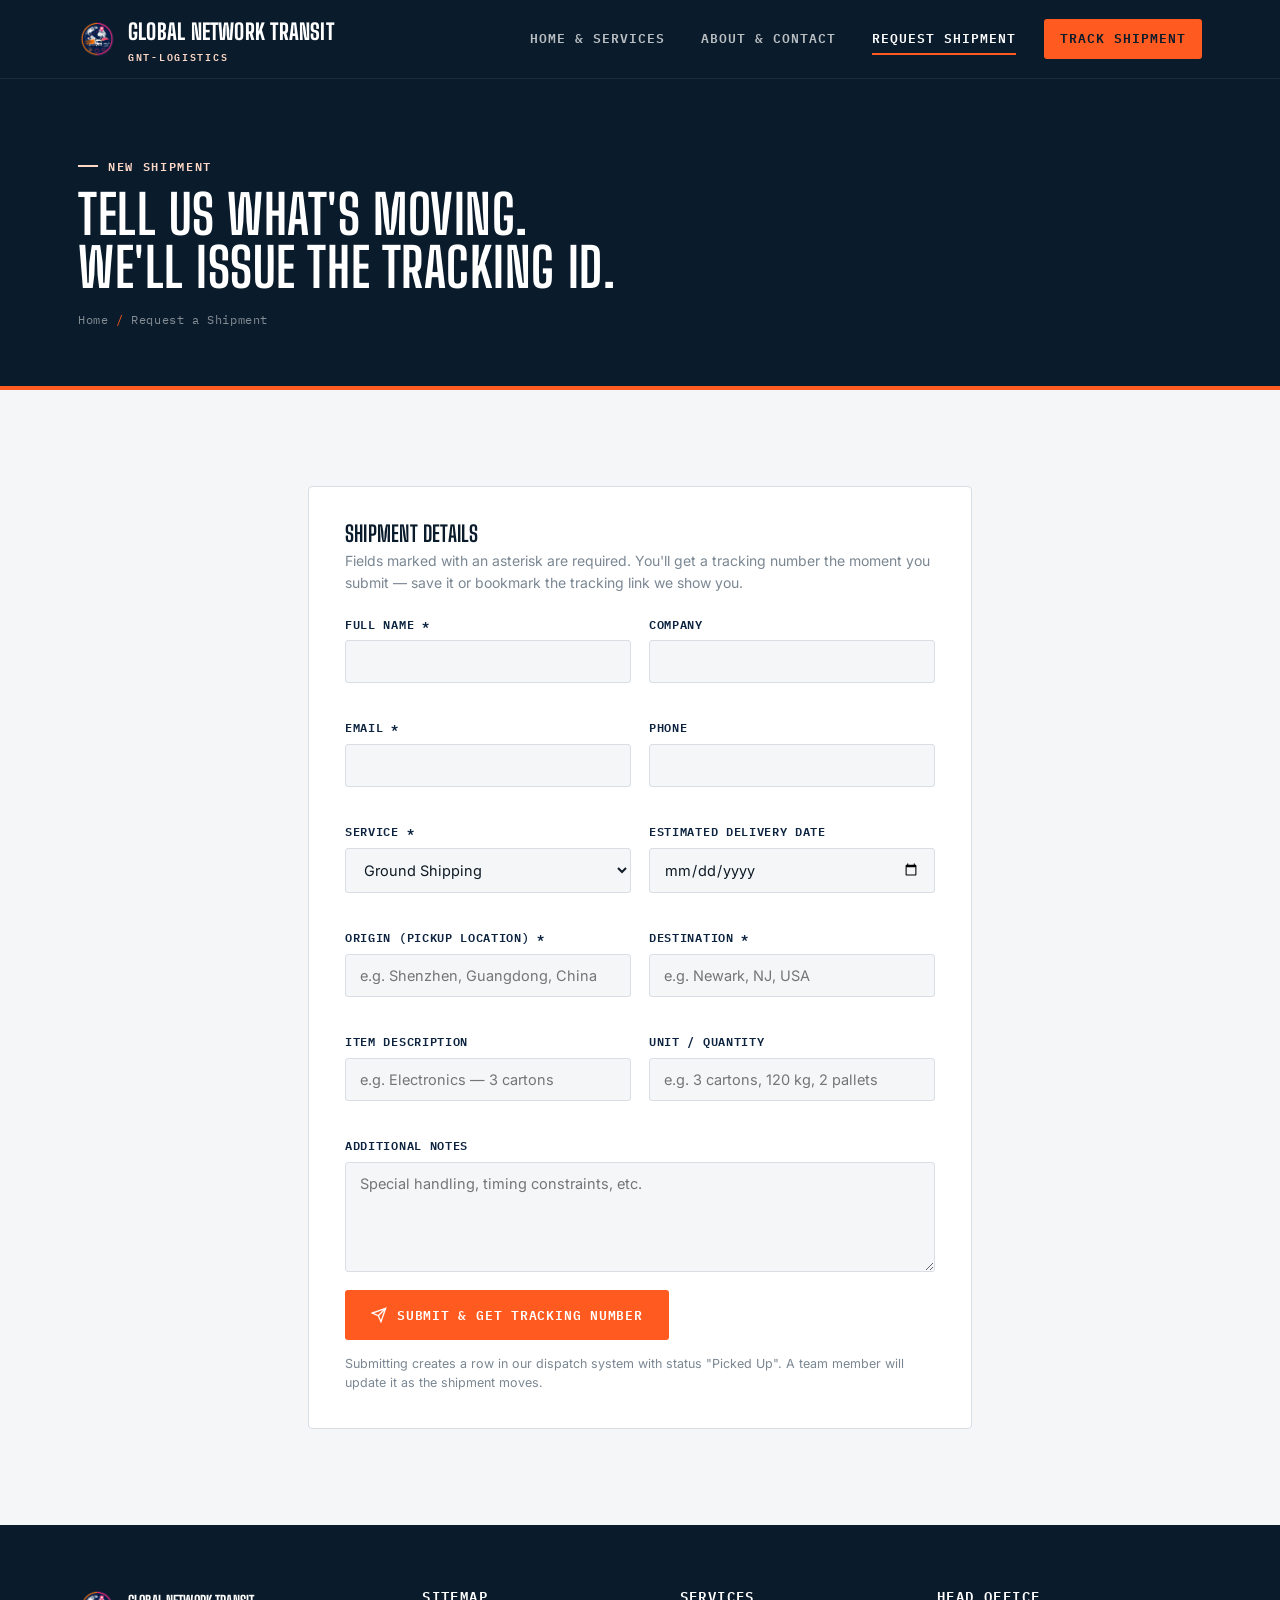
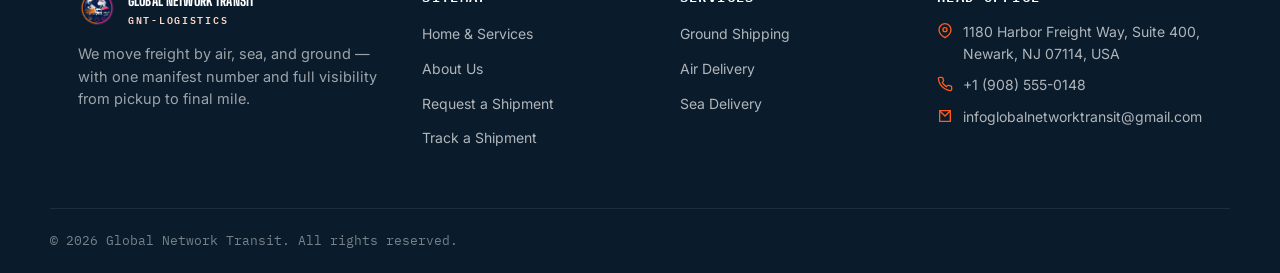
<file: request-shipment.html>
<!DOCTYPE html>
<html lang="en">
<head>
<meta charset="UTF-8">
<meta name="viewport" content="width=device-width, initial-scale=1.0">
<title>Request a Shipment — Global Network Transit</title>
<meta name="description" content="Submit shipment details and receive a Global Network Transit tracking number instantly.">

<link rel="icon" type="image/png" href="image/favicon.png">
<link rel="stylesheet" href="css/style.css">
</head>
<body>

<header class="site-header">
  <div class="wrap header-inner">
    <a href="index.html" class="brand">
      <span class="brand-mark"><img src="image/logo.png" alt="Global Network Transit logo"></span>
      <span>Global Network TRANSIT<br><small>GNT-LOGISTICS</small></span>
    </a>
    <nav class="main-nav" aria-label="Primary">
      <a href="index.html">Home &amp; Services</a>
      <a href="about-contact.html">About &amp; Contact</a>
      <a href="request-shipment.html" class="is-active">Request Shipment</a>
      <a href="my-shipment.html" class="nav-cta">Track Shipment</a>
    </nav>
  </div>
</header>

<section class="page-hero">
  <div class="wrap">
    <span class="eyebrow hero-eyebrow">New Shipment</span>
    <h1>Tell us what's moving.<br>We'll issue the tracking ID.</h1>
    <p class="breadcrumb"><a href="index.html">Home</a> <span>/</span> Request a Shipment</p>
  </div>
</section>

<section class="section">
  <div class="wrap" style="max-width:720px;">

    <div class="form-card">
      <h3 style="font-size:22px; margin-bottom:6px;">Shipment Details</h3>
      <p style="font-size:14px; color:#7A8792; margin-bottom:22px;">Fields marked with an asterisk are required. You'll get a tracking number the moment you submit — save it or bookmark the tracking link we show you.</p>

      <form id="shipmentForm" novalidate>
        <div class="field-row">
          <div class="field"><label for="sname">Full name *</label><input id="sname" name="sname" type="text" required></div>
          <div class="field"><label for="scompany">Company</label><input id="scompany" name="scompany" type="text"></div>
        </div>
        <div class="field-row">
          <div class="field"><label for="semail">Email *</label><input id="semail" name="semail" type="email" required></div>
          <div class="field"><label for="sphone">Phone</label><input id="sphone" name="sphone" type="tel"></div>
        </div>
        <div class="field-row">
          <div class="field">
            <label for="sservice">Service *</label>
            <select id="sservice" name="sservice" required>
              <option value="Ground Shipping">Ground Shipping</option>
              <option value="Air Freight">Air Delivery</option>
              <option value="Sea Freight">Sea Delivery</option>
            </select>
          </div>
          <div class="field"><label for="seta">Estimated delivery date</label><input id="seta" name="seta" type="date"></div>
        </div>
        <div class="field-row">
          <div class="field"><label for="sorigin">Origin (pickup location) *</label><input id="sorigin" name="sorigin" type="text" required placeholder="e.g. Shenzhen, Guangdong, China"></div>
          <div class="field"><label for="sdest">Destination *</label><input id="sdest" name="sdest" type="text" required placeholder="e.g. Newark, NJ, USA"></div>
        </div>
        <div class="field-row">
          <div class="field"><label for="sdesc">Item description</label><input id="sdesc" name="sdesc" type="text" placeholder="e.g. Electronics — 3 cartons"></div>
          <div class="field"><label for="sunit">Unit / quantity</label><input id="sunit" name="sunit" type="text" placeholder="e.g. 3 cartons, 120 kg, 2 pallets"></div>
        </div>
        <div class="field">
          <label for="snote">Additional notes</label>
          <textarea id="snote" name="snote" placeholder="Special handling, timing constraints, etc."></textarea>
        </div>

        <button type="submit" class="btn btn-signal" id="submitBtn">
          <svg viewBox="0 0 24 24" fill="none" stroke="currentColor" stroke-width="2"><path d="m22 2-7 20-4-9-9-4z"/><path d="M22 2 11 13"/></svg>
          Submit &amp; Get Tracking Number
        </button>

        <p class="form-note" id="formNote">Submitting creates a row in our dispatch system with status "Picked Up". A team member will update it as the shipment moves.</p>

        <div class="form-success" id="formSuccess" style="flex-direction:column; align-items:flex-start; gap:10px;">
          <div style="display:flex; align-items:center; gap:10px;">
            <svg viewBox="0 0 24 24" fill="none" stroke="currentColor" stroke-width="2"><path d="M22 11.08V12a10 10 0 1 1-5.93-9.14"/><path d="m22 4-10 10-3-3"/></svg>
            <span>Your tracking number has been issued:</span>
          </div>
          <b class="mono" id="issuedId" style="font-size:20px; color:var(--navy-900);">—</b>
          <a href="https://jmoney44.github.io/gnt-site/my-shipment.html" id="trackNowLink" class="btn btn-navy" style="margin-top:6px;">View Your Shipment →</a>
        </div>

        <div class="track-error" id="formError">
          <svg viewBox="0 0 24 24" fill="none" stroke="currentColor" stroke-width="2"><circle cx="12" cy="12" r="10"/><path d="M12 8v5M12 16h.01"/></svg>
          <span>Something went wrong submitting your request. Please try again or email us directly.</span>
        </div>
      </form>
    </div>

  </div>
</section>

<footer class="site-footer">
  <div class="wrap footer-grid">
    <div class="footer-brand">
      <a href="index.html" class="brand" style="color:white;">
        <span class="brand-mark"><img src="image/logo.png" alt="Global Network Transit logo"></span>
        <span>Global Network TRANSIT<br><small>GNT-LOGISTICS</small></span>
      </a>
      <p>We move freight by air, sea, and ground — with one manifest number and full visibility from pickup to final mile.</p>
    </div>
    <div>
      <h4>Sitemap</h4>
      <ul>
        <li><a href="index.html">Home &amp; Services</a></li>
        <li><a href="about-contact.html">About Us</a></li>
        <li><a href="request-shipment.html">Request a Shipment</a></li>
        <li><a href="my-shipment.html">Track a Shipment</a></li>
      </ul>
    </div>
    <div>
      <h4>Services</h4>
      <ul>
        <li><a href="index.html#services">Ground Shipping</a></li>
        <li><a href="index.html#services">Air Delivery</a></li>
        <li><a href="index.html#services">Sea Delivery</a></li>
      </ul>
    </div>
    <div>
      <h4>Head Office</h4>
      <div class="footer-contact-line">
        <svg viewBox="0 0 24 24" fill="none" stroke="currentColor" stroke-width="2"><path d="M21 10c0 7-9 12-9 12s-9-5-9-12a9 9 0 0 1 18 0z"/><circle cx="12" cy="10" r="3"/></svg>
        <span>1180 Harbor Freight Way, Suite 400, Newark, NJ 07114, USA</span>
      </div>
      <div class="footer-contact-line">
        <svg viewBox="0 0 24 24" fill="none" stroke="currentColor" stroke-width="2"><path d="M22 16.9v3a2 2 0 0 1-2.2 2 19.8 19.8 0 0 1-8.6-3.1 19.5 19.5 0 0 1-6-6 19.8 19.8 0 0 1-3.1-8.7A2 2 0 0 1 4.1 2h3a2 2 0 0 1 2 1.7c.1.9.3 1.8.6 2.7a2 2 0 0 1-.5 2.1L8 9.9a16 16 0 0 0 6 6l1.4-1.2a2 2 0 0 1 2.1-.5c.9.3 1.8.5 2.7.6a2 2 0 0 1 1.8 2.1z"/></svg>
        <span>+1 (908) 555-0148</span>
      </div>
      <div class="footer-contact-line">
        <svg viewBox="0 0 24 24" fill="none" stroke="currentColor" stroke-width="2"><path d="M4 4h16v16H4z"/><path d="m4 4 8 8 8-8"/></svg>
        <span>infoglobalnetworktransit@gmail.com</span>
      </div>
    </div>
  </div>
  <div class="wrap footer-bottom">
    <span>&copy; 2026 Global Network Transit. All rights reserved.</span>
  </div>
</footer>

<script>
// Paste the SAME Apps Script Web App URL you used in js/tracking.js
const APPS_SCRIPT_URL = "https://script.google.com/macros/s/AKfycbwLVjUCpPmQArtPeKw-bex55GP9xDf3F7qPrKPuaMvhRf1xf3a_ETEEy9Oy2A8DLc4OLQ/exec";

document.getElementById('shipmentForm').addEventListener('submit', function(e){
  e.preventDefault();

  if (!APPS_SCRIPT_URL || APPS_SCRIPT_URL.indexOf("PASTE_YOUR") === 0) {
    document.getElementById('formError').classList.add('show');
    document.getElementById('formError').querySelector('span').textContent =
      "Booking system isn't connected yet — please email us directly at infoglobalnetworktransit@gmail.com.";
    return;
  }

  const submitBtn = document.getElementById('submitBtn');
  submitBtn.disabled = true;
  submitBtn.style.opacity = '0.6';
  document.getElementById('formError').classList.remove('show');

  const payload = {
    reference: document.getElementById('sname').value + (document.getElementById('scompany').value ? ' / ' + document.getElementById('scompany').value : ''),
    serviceType: document.getElementById('sservice').value,
    originLabel: document.getElementById('sorigin').value,
    destination: document.getElementById('sdest').value,
    eta: document.getElementById('seta').value,
    description: document.getElementById('sdesc').value,
    unit: document.getElementById('sunit').value,
    note: [
      document.getElementById('snote').value,
      'Contact: ' + document.getElementById('semail').value + (document.getElementById('sphone').value ? ' / ' + document.getElementById('sphone').value : '')
    ].filter(Boolean).join(' — ')
  };

  // text/plain avoids a CORS preflight request, which Apps Script doesn't handle.
  fetch(APPS_SCRIPT_URL, {
    method: 'POST',
    headers: { 'Content-Type': 'text/plain;charset=utf-8' },
    body: JSON.stringify(payload)
  })
    .then(res => res.json())
    .then(data => {
      submitBtn.disabled = false;
      submitBtn.style.opacity = '1';
      if (data.success) {
        document.getElementById('issuedId').textContent = data.trackingNumber;
        document.getElementById('trackNowLink').href = 'my-shipment.html?id=' + encodeURIComponent(data.trackingNumber);
        document.getElementById('formSuccess').classList.add('show');
        document.getElementById('shipmentForm').querySelectorAll('input, select, textarea, button[type=submit]').forEach(el => el.style.display = 'none');
      } else {
        document.getElementById('formError').classList.add('show');
      }
    })
    .catch(() => {
      submitBtn.disabled = false;
      submitBtn.style.opacity = '1';
      document.getElementById('formError').classList.add('show');
    });
});
</script>

<!-- ===== Tawk.to live chat ===== -->
<script type="text/javascript">
var Tawk_API=Tawk_API||{}, Tawk_LoadStart=new Date();
(function(){
var s1=document.createElement("script"),s0=document.getElementsByTagName("script")[0];
s1.async=true;
s1.src='https://embed.tawk.to/6a6064bfaa83a11d48ca6443/1ju48j3qc';
s1.charset='UTF-8';
s1.setAttribute('crossorigin','*');
s0.parentNode.insertBefore(s1,s0);
})();
</script>
</body>
</html>
</file>
<file: css/style.css>
/* ==========================================================================
   GLOBAL NETWORK TRANSIT — shared stylesheet
   Design language: "Manifest Line" — cargo-stencil display type,
   navy hull + signal-orange freight accent, route-line motif.
   ========================================================================== */

@import url('https://fonts.googleapis.com/css2?family=Big+Shoulders+Display:wght@600;700;800;900&family=Inter:wght@400;500;600;700&family=IBM+Plex+Mono:wght@500;600&display=swap');

:root{
  --navy-900:#0A1B2B;
  --navy-800:#0C2340;
  --navy-700:#16395C;
  --navy-600:#28527A;
  --ink:#0E1B26;
  --paper:#F4F6F8;
  --paper-dim:#E9ECEF;
  --line:#D8DEE4;
  --signal:#FF5A1F;
  --signal-dim:#FFD9C7;
  --signal-deep:#C7420E;
  --white:#FFFFFF;
  --ok:#1C8A5B;

  --font-display:'Big Shoulders Display', sans-serif;
  --font-body:'Inter', -apple-system, BlinkMacSystemFont, sans-serif;
  --font-mono:'IBM Plex Mono', monospace;

  --wrap:1180px;
  --radius:4px;
  --shadow-soft: 0 12px 32px -18px rgba(10,27,43,0.35);
}

*,*::before,*::after{ box-sizing:border-box; }
html{ scroll-behavior:smooth; }
body{
  margin:0;
  font-family:var(--font-body);
  color:var(--ink);
  background:var(--paper);
  line-height:1.55;
  -webkit-font-smoothing:antialiased;
}
img{ max-width:100%; display:block; }
a{ color:inherit; text-decoration:none; }
ul{ list-style:none; margin:0; padding:0; }
h1,h2,h3,h4{ margin:0; font-family:var(--font-display); text-transform:uppercase; letter-spacing:0.01em; line-height:0.98; color:var(--navy-900); }
p{ margin:0; }
button{ font-family:inherit; cursor:pointer; }
input,select,textarea{ font-family:inherit; font-size:inherit; }

:focus-visible{
  outline:3px solid var(--signal);
  outline-offset:2px;
}

.wrap{ max-width:var(--wrap); margin:0 auto; padding:0 28px; }

.eyebrow{
  display:inline-flex; align-items:center; gap:10px;
  font-family:var(--font-mono); font-size:12px; font-weight:600;
  letter-spacing:0.14em; text-transform:uppercase;
  color:var(--navy-700);
}
.eyebrow::before{
  content:''; width:20px; height:2px; background:var(--signal);
  display:inline-block;
}

/* ---------------------------------------------------------------- header */
.site-header{
  position:sticky; top:0; z-index:100;
  background:var(--navy-900);
  border-bottom:1px solid rgba(255,255,255,0.08);
}
.header-inner{
  display:flex; align-items:center; justify-content:space-between;
  gap:24px; height:78px;
}
.brand{
  display:flex; align-items:center; gap:12px;
  font-family:var(--font-display); color:var(--white);
  font-size:22px; font-weight:800; letter-spacing:0.01em;
  text-transform:uppercase; white-space:nowrap;
}
.brand-mark{
  width:38px; height:38px; border-radius:3px;
  display:flex; align-items:center; justify-content:center;
  flex-shrink:0; overflow:hidden;
}
.brand-mark svg{ width:22px; height:22px; }
.brand-logo{ width:100%; height:100%; object-fit:contain; display:block; }
.brand small{
  display:block; font-family:var(--font-mono); font-size:9.5px;
  letter-spacing:0.18em; color:var(--signal-dim); font-weight:600;
  text-transform:uppercase;
}

.main-nav{ display:flex; align-items:center; gap:4px; }
.main-nav a{
  font-family:var(--font-mono); font-size:12.5px; font-weight:600;
  letter-spacing:0.08em; text-transform:uppercase;
  color:rgba(255,255,255,0.72);
  padding:10px 16px; border-radius:3px;
  transition:color .15s ease, background .15s ease;
}
.main-nav a:hover{ color:var(--white); background:rgba(255,255,255,0.06); }
.main-nav a.is-active{ color:var(--white); }
.main-nav a.is-active{ position:relative; }
.main-nav a.is-active::after{
  content:''; position:absolute; left:16px; right:16px; bottom:4px;
  height:2px; background:var(--signal);
}
.nav-cta{
  background:var(--signal) !important; color:var(--navy-900) !important;
  margin-left:8px;
}
.nav-cta:hover{ background:#ff7038 !important; }

.nav-toggle{ display:none; }

/* ---------------------------------------------------------------- footer */
.site-footer{
  background:var(--navy-900); color:rgba(255,255,255,0.68);
  padding:64px 0 0;
}
.footer-grid{
  display:grid; grid-template-columns:1.4fr 1fr 1fr 1.1fr;
  gap:40px; padding-bottom:48px;
  border-bottom:1px solid rgba(255,255,255,0.08);
}
.footer-grid h4{
  color:var(--white); font-size:14px; letter-spacing:0.1em;
  margin-bottom:18px; font-family:var(--font-mono); font-weight:600;
  text-transform:uppercase;
}
.footer-grid p{ font-size:14.5px; color:rgba(255,255,255,0.6); }
.footer-grid li{ margin-bottom:10px; }
.footer-grid a{ font-size:14px; color:rgba(255,255,255,0.68); transition:color .15s; }
.footer-grid a:hover{ color:var(--signal); }
.footer-brand .brand{ margin-bottom:16px; }
.footer-contact-line{ display:flex; gap:10px; font-size:14px; margin-bottom:10px; color:rgba(255,255,255,0.68); }
.footer-contact-line svg{ width:16px; height:16px; flex-shrink:0; margin-top:2px; color:var(--signal); }
.footer-bottom{
  display:flex; align-items:center; justify-content:space-between;
  padding:22px 0; font-size:13px; color:rgba(255,255,255,0.45);
  font-family:var(--font-mono);
}
/* ---------------------------------------------------------------- logo image */
.brand-mark img{ width:100%; height:100%; object-fit:cover; border-radius:3px; display:block; }

/* ---------------------------------------------------------------- content images */
.media-frame{
  border-radius:6px; overflow:hidden; border:1px solid var(--line);
  box-shadow:var(--shadow-soft);
}
.media-frame img{ width:100%; height:100%; object-fit:cover; display:block; }
.media-frame.on-dark{ border-color:rgba(255,255,255,0.14); }

/* ---------------------------------------------------------------- buttons */
.btn{
  display:inline-flex; align-items:center; gap:10px;
  padding:14px 26px; border-radius:3px; border:none;
  font-family:var(--font-mono); font-size:13px; font-weight:600;
  letter-spacing:0.06em; text-transform:uppercase;
  transition:transform .15s ease, box-shadow .15s ease, background .15s ease;
}
.btn-signal{ background:var(--signal); color:var(--white); }
.btn-signal:hover{ background:var(--signal-deep); transform:translateY(-1px); }
.btn-outline{
  background:transparent; color:var(--white); border:1.5px solid rgba(255,255,255,0.35);
}
.btn-outline:hover{ border-color:var(--white); background:rgba(255,255,255,0.06); }
.btn-navy{ background:var(--navy-900); color:var(--white); }
.btn-navy:hover{ background:var(--navy-700); }
.btn svg{ width:16px; height:16px; }

/* ---------------------------------------------------------------- hero */
.hero{
  position:relative; overflow:hidden;
  background:radial-gradient(1200px 600px at 85% -10%, var(--navy-700), var(--navy-900) 60%);
  color:var(--white);
  padding:96px 0 120px;
}
.hero-grid{
  display:grid; grid-template-columns:1.05fr 0.95fr; gap:48px; align-items:center;
}
.hero-eyebrow{ color:var(--signal-dim); }
.hero-eyebrow::before{ background:var(--signal-dim); }
.hero h1{
  color:var(--white); font-size:clamp(40px,5.4vw,68px); margin:18px 0 22px;
}
.hero h1 em{ font-style:normal; color:var(--signal); }
.hero p.lede{
  font-family:var(--font-body); font-size:17px; color:rgba(255,255,255,0.72);
  max-width:480px; margin-bottom:32px;
}
.hero-actions{ display:flex; gap:14px; flex-wrap:wrap; margin-bottom:44px; }
.hero-stats{ display:flex; gap:36px; flex-wrap:wrap; }
.hero-stat b{
  display:block; font-family:var(--font-display); font-size:30px; color:var(--white);
}
.hero-stat span{
  font-family:var(--font-mono); font-size:11px; letter-spacing:0.1em;
  color:rgba(255,255,255,0.55); text-transform:uppercase;
}

/* route-line signature graphic */
.route-fig{ position:relative; }
.route-fig svg{ width:100%; height:auto; overflow:visible; }
.route-path{
  fill:none; stroke:rgba(255,255,255,0.28); stroke-width:2;
  stroke-dasharray:7 8;
}
.route-path.is-live{
  stroke:var(--signal); stroke-dasharray:520;
  stroke-dashoffset:520;
  animation:draw 3.2s ease forwards infinite;
}
@keyframes draw{
  0%{ stroke-dashoffset:520; }
  60%{ stroke-dashoffset:0; }
  100%{ stroke-dashoffset:0; }
}
.route-node{ fill:var(--navy-900); stroke:var(--white); stroke-width:2.5; }
.route-node.origin{ fill:var(--signal); }
.route-node.dest{ fill:var(--ok); }
.route-tag{
  font-family:var(--font-mono); font-size:11px; fill:rgba(255,255,255,0.75);
  letter-spacing:0.04em;
}
.route-chip{
  position:absolute; background:rgba(10,27,43,0.9); border:1px solid rgba(255,255,255,0.14);
  padding:8px 12px; border-radius:4px; font-family:var(--font-mono); font-size:11.5px;
  color:var(--white); backdrop-filter:blur(6px);
}

@media (prefers-reduced-motion:reduce){
  .route-path.is-live{ animation:none; stroke-dashoffset:0; }
}

/* ---------------------------------------------------------------- sections */
.section{ padding:96px 0; }
.section-tight{ padding:64px 0; }
.section-navy{ background:var(--navy-900); color:var(--white); }
.section-navy h2, .section-navy h3{ color:var(--white); }
.section-dim{ background:var(--paper-dim); }
.section-head{ max-width:640px; margin-bottom:56px; }
.section-head h2{ font-size:clamp(30px,3.6vw,44px); margin-top:14px; }
.section-head p{ margin-top:16px; font-size:16px; color:#4A5A66; }
.section-navy .section-head p{ color:rgba(255,255,255,0.65); }

/* ---------------------------------------------------------------- service cards */
.card-grid{
  display:grid; grid-template-columns:repeat(3,1fr); gap:2px;
  background:var(--line); border:1px solid var(--line);
}
.service-card{
  background:var(--white); padding:32px 26px; position:relative;
  transition:background .18s ease;
}
.service-card:hover{ background:#FFFBF8; }
.service-card .code{
  font-family:var(--font-mono); font-size:11px; color:var(--signal);
  letter-spacing:0.1em; margin-bottom:18px; display:block;
}
.service-icon{
  width:46px; height:46px; border-radius:3px; background:var(--navy-900);
  display:flex; align-items:center; justify-content:center; margin-bottom:20px;
}
.service-icon svg{ width:24px; height:24px; color:var(--signal-dim); }
.service-card h3{ font-size:21px; margin-bottom:10px; }
.service-card p{ font-size:14.5px; color:#4A5A66; margin-bottom:18px; }
.service-card a.card-link{
  font-family:var(--font-mono); font-size:12px; font-weight:600;
  letter-spacing:0.06em; text-transform:uppercase; color:var(--navy-900);
  display:inline-flex; align-items:center; gap:6px;
}
.service-card a.card-link svg{ width:14px; height:14px; transition:transform .15s; }
.service-card a.card-link:hover svg{ transform:translateX(3px); }

/* ---------------------------------------------------------------- reasons (why choose) */
.reason-list{ display:flex; flex-direction:column; }
.reason-row{
  display:flex; align-items:center; gap:36px;
  padding:30px 0; border-top:1px solid rgba(255,255,255,0.1);
}
.reason-row:last-child{ border-bottom:1px solid rgba(255,255,255,0.1); }
.reason-row:nth-child(odd){ flex-direction:row-reverse; }
.reason-img{ width:240px; height:170px; flex-shrink:0; }
.reason-content{ flex:1; min-width:0; }
.reason-code{
  font-family:var(--font-mono); font-size:13px; color:var(--signal);
  letter-spacing:0.08em; display:block; margin-bottom:8px;
}
.reason-row h3{ font-size:24px; color:var(--white); margin-bottom:8px; }
.reason-row p{ font-size:15px; color:rgba(255,255,255,0.65); max-width:520px; }

/* ---------------------------------------------------------------- industries */
.industry-grid{
  display:grid; grid-template-columns:repeat(3,1fr); gap:22px;
}
.industry-card{
  border:1px solid var(--line); border-radius:4px; padding:28px 24px;
  background:var(--white);
}
.industry-card .code{ font-family:var(--font-mono); font-size:11px; color:var(--navy-600); letter-spacing:0.1em; }
.industry-card h3{ font-size:19px; margin:12px 0 8px; }
.industry-card p{ font-size:14px; color:#4A5A66; }

/* ---------------------------------------------------------------- stats strip */
.stats-strip{
  background:var(--navy-900); color:var(--white);
  display:grid; grid-template-columns:repeat(4,1fr);
}
.stat-block{
  padding:44px 30px; text-align:left; border-left:1px solid rgba(255,255,255,0.1);
}
.stat-block:first-child{ border-left:none; }
.stat-block b{ font-family:var(--font-display); font-size:44px; display:block; }
.stat-block span{
  font-family:var(--font-mono); font-size:11.5px; letter-spacing:0.1em;
  color:rgba(255,255,255,0.55); text-transform:uppercase;
}

/* ---------------------------------------------------------------- CTA banner */
.cta-banner{
  background:linear-gradient(120deg, var(--signal), var(--signal-deep));
  color:var(--white); padding:56px 0;
}
.cta-inner{ display:flex; align-items:center; justify-content:space-between; gap:24px; flex-wrap:wrap; }
.cta-inner h2{ color:var(--white); font-size:clamp(26px,3vw,36px); max-width:520px; }
.cta-inner .btn-navy{ flex-shrink:0; }

/* ---------------------------------------------------------------- page hero (interior pages) */
.page-hero{
  background:var(--navy-900); color:var(--white); padding:70px 0 56px;
  border-bottom:4px solid var(--signal);
}
.page-hero h1{ color:var(--white); font-size:clamp(36px,4.6vw,54px); margin-top:14px; }
.breadcrumb{
  font-family:var(--font-mono); font-size:12px; color:rgba(255,255,255,0.5);
  letter-spacing:0.05em; margin-top:16px;
}
.breadcrumb span{ color:var(--signal); }

/* ---------------------------------------------------------------- about page */
.split{
  display:grid; grid-template-columns:1fr 1fr; gap:64px; align-items:center;
}
.value-list{ display:grid; grid-template-columns:1fr 1fr; gap:20px; margin-top:8px; }
.value-item{ border-left:3px solid var(--signal); padding-left:16px; }
.value-item h4{
  font-family:var(--font-mono); font-size:13px; letter-spacing:0.06em;
  text-transform:uppercase; color:var(--navy-900); margin-bottom:6px;
}
.value-item p{ font-size:14px; color:#4A5A66; }

.timeline{ position:relative; padding-left:32px; }
.timeline::before{
  content:''; position:absolute; left:6px; top:6px; bottom:6px; width:2px;
  background:var(--line);
}
.timeline-item{ position:relative; padding-bottom:36px; }
.timeline-item:last-child{ padding-bottom:0; }
.timeline-item::before{
  content:''; position:absolute; left:-32px; top:4px; width:13px; height:13px;
  border-radius:50%; background:var(--signal); border:3px solid var(--paper);
  box-shadow:0 0 0 2px var(--signal);
}
.timeline-item .yr{ font-family:var(--font-mono); font-size:12px; color:var(--navy-600); letter-spacing:0.08em; }
.timeline-item h4{ font-size:18px; margin:6px 0; }
.timeline-item p{ font-size:14px; color:#4A5A66; }

/* ---------------------------------------------------------------- contact */
.contact-grid{
  display:grid; grid-template-columns:1fr 1.15fr; gap:56px; align-items:start;
}
.contact-card{
  background:var(--white); border:1px solid var(--line); border-radius:4px;
  padding:26px; margin-bottom:16px;
}
.contact-card h4{
  font-family:var(--font-mono); font-size:12.5px; letter-spacing:0.08em;
  text-transform:uppercase; color:var(--signal-deep); margin-bottom:12px;
}
.contact-card .line{ display:flex; gap:12px; align-items:flex-start; margin-bottom:10px; font-size:14.5px; }
.contact-card .line svg{ width:17px; height:17px; color:var(--navy-700); flex-shrink:0; margin-top:2px; }
.contact-card .line:last-child{ margin-bottom:0; }

.form-card{
  background:var(--white); border:1px solid var(--line); border-radius:4px; padding:36px;
}
.field-row{ display:grid; grid-template-columns:1fr 1fr; gap:18px; margin-bottom:18px; }
.field{ display:flex; flex-direction:column; gap:7px; margin-bottom:18px; }
.field label{
  font-family:var(--font-mono); font-size:11.5px; letter-spacing:0.06em;
  text-transform:uppercase; color:var(--navy-800); font-weight:600;
}
.field input, .field select, .field textarea{
  border:1.5px solid var(--line); border-radius:3px; padding:12px 14px;
  font-size:14.5px; color:var(--ink); background:var(--paper); transition:border-color .15s;
}
.field input:focus, .field select:focus, .field textarea:focus{
  outline:none; border-color:var(--navy-700); background:var(--white);
}
.field textarea{ resize:vertical; min-height:110px; }
.form-note{ font-size:12.5px; color:#7A8792; margin-top:14px; }
.form-success{
  display:none; align-items:center; gap:10px; background:#EAF7F0; border:1px solid #BFE6D2;
  color:var(--ok); padding:14px 16px; border-radius:4px; font-size:14px; margin-top:16px;
}
.form-success.show{ display:flex; }
.form-success svg{ width:18px; height:18px; flex-shrink:0; }

.map-embed{
  border-radius:4px; overflow:hidden; border:1px solid var(--line); height:340px;
}

/* ---------------------------------------------------------------- tracking page */
.track-hero{
  background:var(--navy-900); color:var(--white); padding:80px 0 100px;
  position:relative; overflow:hidden; border-bottom:4px solid var(--signal);
}
.track-panel{
  background:var(--white); border-radius:6px; box-shadow:var(--shadow-soft);
  padding:34px; margin-top:-64px; position:relative; z-index:5;
}
.track-form-row{ display:flex; gap:12px; flex-wrap:wrap; }
.track-form-row .field{ flex:1 1 260px; margin-bottom:0; }
.track-form-row .btn{ flex-shrink:0; align-self:flex-end; height:47px; }
.track-sample{ font-family:var(--font-mono); font-size:12px; color:#7A8792; margin-top:12px; }
.track-sample button{
  background:none; border:none; color:var(--navy-700); font-family:var(--font-mono);
  font-size:12px; text-decoration:underline; padding:0;
}

.track-error{
  display:none; align-items:center; gap:10px; background:#FDECEA; border:1px solid #F5C2BC;
  color:#B23A2E; padding:12px 16px; border-radius:4px; font-size:14px; margin-top:16px;
  font-family:var(--font-mono);
}
.track-error.show{ display:flex; }

.track-results{ display:none; margin-top:56px; }
.track-results.show{ display:block; }

.track-summary{
  display:grid; grid-template-columns:repeat(5,1fr); gap:2px;
  background:var(--line); border:1px solid var(--line); margin-bottom:40px;
}
.summary-cell{ background:var(--white); padding:22px 24px; }
.summary-cell span{
  display:block; font-family:var(--font-mono); font-size:11px; letter-spacing:0.08em;
  text-transform:uppercase; color:#7A8792; margin-bottom:8px;
}
.summary-cell b{ font-size:17px; font-family:var(--font-body); font-weight:700; color:var(--navy-900); }
.summary-cell b.status-live{ color:var(--signal-deep); }
.summary-cell .mono{ font-family:var(--font-mono); font-size:15px; letter-spacing:0.02em; }

.map-refresh-row{ display:flex; align-items:center; justify-content:space-between; margin-top:10px; gap:12px; }
.map-refresh-row p{ font-size:12px; color:#7A8792; font-family:var(--font-mono); margin:0; }
.btn-refresh{
  display:inline-flex; align-items:center; gap:6px; background:none; border:1px solid var(--line);
  color:var(--navy-800); font-size:12px; padding:7px 13px; border-radius:20px; flex-shrink:0;
}
.btn-refresh:hover{ border-color:var(--navy-700); }
.btn-refresh svg{ width:13px; height:13px; }
.btn-refresh.spinning svg{ animation:spin 0.8s linear infinite; }
@keyframes spin{ to{ transform:rotate(360deg); } }

.pulse-dot{
  width:14px; height:14px; border-radius:50%; background:#1C8A5B; position:relative;
}
.pulse-dot::after{
  content:''; position:absolute; inset:-6px; border-radius:50%; border:2px solid #1C8A5B;
  animation:pulseRing 1.6s ease-out infinite;
}
@keyframes pulseRing{
  0%{ transform:scale(0.6); opacity:0.9; }
  100%{ transform:scale(1.6); opacity:0; }
}

.track-columns{ display:grid; grid-template-columns:1.1fr 1fr; gap:44px; align-items:start; }

.map-wrap{
  border-radius:6px; overflow:hidden; border:1px solid var(--line);
  height:460px; position:relative; background:var(--paper-dim);
}
#trackMap{ height:100%; width:100%; }
.map-legend{
  position:absolute; bottom:14px; left:14px; z-index:400;
  background:rgba(255,255,255,0.95); border:1px solid var(--line);
  border-radius:4px; padding:10px 14px; font-family:var(--font-mono); font-size:11px;
  display:flex; gap:14px;
}
.map-legend .dot{ width:9px; height:9px; border-radius:50%; display:inline-block; margin-right:6px; }

.stage-list{ position:relative; padding-left:34px; }
.stage-list::before{
  content:''; position:absolute; left:6px; top:8px; bottom:8px; width:2px; background:var(--line);
}
.stage{ position:relative; padding-bottom:30px; }
.stage:last-child{ padding-bottom:0; }
.stage::before{
  content:''; position:absolute; left:-34px; top:2px; width:15px; height:15px;
  border-radius:50%; background:var(--paper); border:3px solid var(--line);
}
.stage.done::before{ border-color:var(--ok); background:var(--ok); }
.stage.current::before{ border-color:var(--signal); background:var(--signal); box-shadow:0 0 0 4px var(--signal-dim); }
.stage .stage-top{ display:flex; justify-content:space-between; gap:10px; align-items:baseline; }
.stage h4{ font-size:15.5px; }
.stage time{ font-family:var(--font-mono); font-size:11.5px; color:#7A8792; white-space:nowrap; }
.stage p{ font-size:13.5px; color:#4A5A66; margin-top:4px; }

/* ---------------------------------------------------------------- photo placeholder */
.photo-placeholder{
  border-radius:6px; overflow:hidden; border:1px solid var(--line);
  aspect-ratio:21/9; background:var(--paper-dim);
}
.photo-placeholder img{ width:100%; height:100%; object-fit:cover; display:block; }
.photo-placeholder.is-square{ aspect-ratio:1/1; }
.photo-caption{
  font-family:var(--font-mono); font-size:12px; color:#7A8792;
  margin-top:12px; text-align:center;
}

/* ---------------------------------------------------------------- live chat widget */
.chat-widget{ position:fixed; right:22px; bottom:22px; z-index:600; font-family:var(--font-body); }
.chat-toggle{
  width:58px; height:58px; border-radius:50%; border:none;
  background:var(--signal); color:var(--white); display:flex; align-items:center; justify-content:center;
  box-shadow:0 10px 24px -8px rgba(199,66,14,0.55); position:relative;
  transition:transform .15s ease, background .15s ease;
}
.chat-toggle:hover{ background:var(--signal-deep); transform:translateY(-2px); }
.chat-toggle svg{ width:25px; height:25px; }
.chat-toggle-dot{
  position:absolute; top:1px; right:1px; width:13px; height:13px; border-radius:50%;
  background:var(--ok); border:2px solid var(--white);
}
.chat-panel{
  position:absolute; right:0; bottom:74px; width:344px; max-width:calc(100vw - 44px);
  background:var(--white); border-radius:8px; box-shadow:0 24px 48px -16px rgba(10,27,43,0.4);
  border:1px solid var(--line); display:none; flex-direction:column; overflow:hidden;
}
.chat-panel.open{ display:flex; }
.chat-header{
  background:var(--navy-900); color:var(--white); padding:16px 18px;
  display:flex; align-items:flex-start; justify-content:space-between;
}
.chat-header strong{ display:block; font-size:14.5px; }
.chat-status{ display:flex; align-items:center; gap:6px; font-family:var(--font-mono); font-size:11px; color:rgba(255,255,255,0.65); margin-top:5px; }
.dot-online{ width:7px; height:7px; border-radius:50%; background:var(--ok); display:inline-block; flex-shrink:0; }
.chat-close{ background:none; border:none; color:var(--white); font-size:22px; line-height:1; cursor:pointer; padding:0 2px; }
.chat-body{ padding:16px 18px; display:flex; flex-direction:column; gap:10px; max-height:320px; overflow-y:auto; background:var(--paper); }
.chat-msg{ padding:10px 13px; border-radius:10px; font-size:13.5px; line-height:1.45; max-width:85%; }
.chat-msg.system{ background:var(--paper-dim); color:var(--ink); align-self:flex-start; border-bottom-left-radius:2px; }
.chat-msg.user{ background:var(--signal); color:var(--white); align-self:flex-end; border-bottom-right-radius:2px; }
.chat-input-row{ display:flex; gap:8px; padding:12px 14px; border-top:1px solid var(--line); background:var(--white); }
.chat-input-row input{
  flex:1; border:1.5px solid var(--line); border-radius:20px; padding:9px 14px;
  font-size:13.5px; background:var(--paper);
}
.chat-input-row input:focus{ outline:none; border-color:var(--navy-700); background:var(--white); }
.chat-input-row button{
  width:36px; height:36px; border-radius:50%; border:none; background:var(--navy-900);
  color:var(--white); display:flex; align-items:center; justify-content:center; flex-shrink:0;
}
.chat-input-row button:hover{ background:var(--navy-700); }
.chat-input-row button svg{ width:16px; height:16px; }
.chat-note{ font-size:10.5px; color:#8A96A1; padding:0 14px 12px; font-family:var(--font-mono); line-height:1.4; }
@media (max-width:480px){
  .chat-panel{ width:calc(100vw - 32px); right:-6px; }
  .chat-widget{ right:16px; bottom:16px; }
}

/* ---------------------------------------------------------------- responsive */
@media (max-width:1000px){
  .footer-grid{ grid-template-columns:1fr 1fr; }
  .card-grid{ grid-template-columns:repeat(2,1fr); }
  .industry-grid{ grid-template-columns:repeat(2,1fr); }
  .stats-strip{ grid-template-columns:repeat(2,1fr); }
  .stat-block:nth-child(3){ border-left:none; }
  .hero-grid, .split, .contact-grid, .track-columns{ grid-template-columns:1fr; }
  .reason-img{ width:180px; height:130px; }
  .track-summary{ grid-template-columns:repeat(3,1fr); }
}
@media (max-width:720px){
  .main-nav{ display:none; }
  .field-row{ grid-template-columns:1fr; }
  .card-grid, .industry-grid{ grid-template-columns:1fr; }
  .footer-grid{ grid-template-columns:1fr; gap:32px; }
  .track-summary{ grid-template-columns:1fr 1fr; }
  .cta-inner{ flex-direction:column; align-items:flex-start; }
  .reason-row, .reason-row:nth-child(odd){ flex-direction:column; align-items:stretch; gap:18px; padding:26px 0; }
  .reason-img{ width:100%; height:180px; }
}

/* ============================================================ live chat widget */
.chat-launcher{
  position:fixed; right:24px; bottom:24px; z-index:900;
  width:60px; height:60px; border-radius:50%; border:none;
  background:var(--signal); color:var(--white);
  display:flex; align-items:center; justify-content:center;
  box-shadow:0 10px 28px -8px rgba(255,90,31,0.55);
  transition:transform .15s ease, background .15s ease;
}
.chat-launcher:hover{ background:var(--signal-deep); transform:translateY(-2px); }
.chat-launcher svg{ width:26px; height:26px; }
.chat-launcher .chat-dot{
  position:absolute; top:-2px; right:-2px; width:14px; height:14px; border-radius:50%;
  background:var(--ok); border:2px solid var(--navy-900);
}

.chat-panel{
  position:fixed; right:24px; bottom:96px; z-index:900;
  width:340px; max-width:calc(100vw - 32px); max-height:min(520px, calc(100vh - 140px));
  background:var(--white); border-radius:10px; box-shadow:0 24px 60px -16px rgba(10,27,43,0.45);
  display:none; flex-direction:column; overflow:hidden; border:1px solid var(--line);
}
.chat-panel.open{ display:flex; }

.chat-head{
  background:var(--navy-900); color:var(--white); padding:16px 18px;
  display:flex; align-items:center; gap:12px;
}
.chat-head .chat-avatar{
  width:36px; height:36px; border-radius:50%; background:var(--signal);
  display:flex; align-items:center; justify-content:center; flex-shrink:0;
}
.chat-head .chat-avatar svg{ width:19px; height:19px; }
.chat-head-text{ flex:1; min-width:0; }
.chat-head-text b{ font-family:var(--font-display); font-size:15px; letter-spacing:0.01em; text-transform:uppercase; display:block; }
.chat-head-text span{ font-family:var(--font-mono); font-size:11px; color:rgba(255,255,255,0.6); display:flex; align-items:center; gap:6px; }
.chat-head-text .status-dot{ width:7px; height:7px; border-radius:50%; background:var(--ok); display:inline-block; }
.chat-close{ background:none; border:none; color:rgba(255,255,255,0.7); flex-shrink:0; }
.chat-close:hover{ color:var(--white); }
.chat-close svg{ width:18px; height:18px; }

.chat-body{ flex:1; overflow-y:auto; padding:16px; background:var(--paper); display:flex; flex-direction:column; gap:10px; }
.chat-msg{ max-width:85%; padding:10px 13px; border-radius:12px; font-size:13.5px; line-height:1.45; }
.chat-msg.from-agent{ background:var(--white); border:1px solid var(--line); align-self:flex-start; border-bottom-left-radius:3px; }
.chat-msg.from-user{ background:var(--navy-900); color:var(--white); align-self:flex-end; border-bottom-right-radius:3px; }
.chat-msg.system{
  align-self:center; background:transparent; color:#7A8792; font-family:var(--font-mono);
  font-size:11px; text-align:center; max-width:100%;
}

.chat-quick{ display:flex; flex-wrap:wrap; gap:8px; padding:0 16px 12px; }
.chat-quick button{
  background:var(--white); border:1px solid var(--line); border-radius:20px;
  padding:7px 13px; font-size:12px; color:var(--navy-800); font-family:var(--font-body);
}
.chat-quick button:hover{ border-color:var(--navy-700); }

.chat-input-row{ border-top:1px solid var(--line); padding:12px 14px; display:flex; gap:8px; background:var(--white); }
.chat-input-row input{
  flex:1; border:1.5px solid var(--line); border-radius:20px; padding:10px 16px;
  font-size:13.5px; color:var(--ink);
}
.chat-input-row input:focus{ outline:none; border-color:var(--navy-700); }
.chat-send{
  width:38px; height:38px; border-radius:50%; background:var(--signal); color:var(--white);
  border:none; flex-shrink:0; display:flex; align-items:center; justify-content:center;
}
.chat-send:hover{ background:var(--signal-deep); }
.chat-send svg{ width:16px; height:16px; }

.chat-footnote{ font-family:var(--font-mono); font-size:10.5px; color:#9AA6B0; text-align:center; padding:8px 14px 12px; }
.chat-footnote a{ color:var(--navy-700); text-decoration:underline; }

@media (max-width:480px){
  .chat-panel{ right:16px; bottom:88px; }
  .chat-launcher{ right:16px; bottom:16px; }
}
</file>
